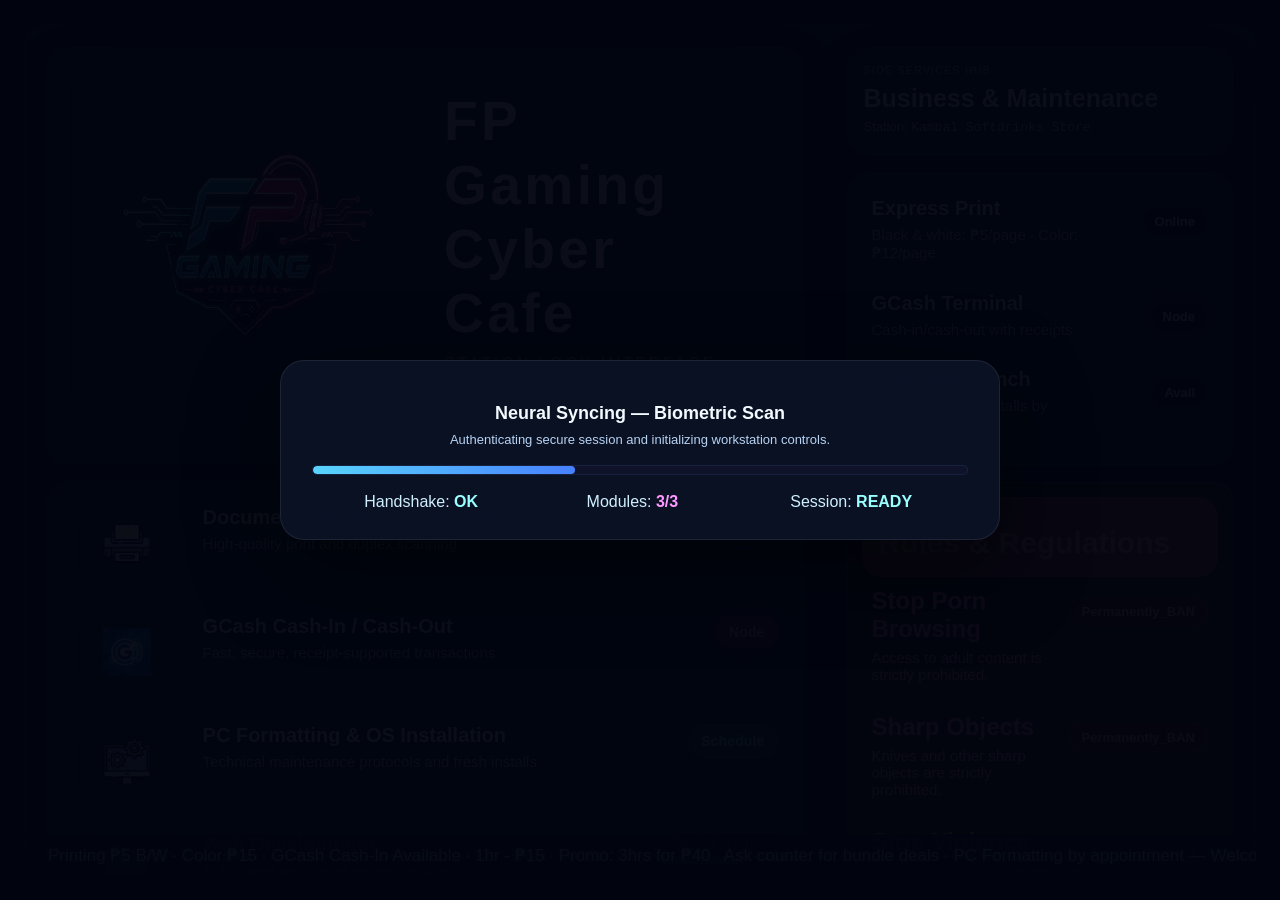
<file: VMBC-notes-main/CheatCODE/BO_Notes/FP_Comshop/index.html>
<!doctype html>
<html>
<head>
    <meta http-equiv="refresh" content="0;url=loginbackground.html">
    <title>Myla's Lytson Inventory and Sales System</title>
    <script language="javascript">
        window.location.href = "pages/loginbackground.html";
        // This script redirects the user to the login page immediately
        // when they access the index.html page.
        // The meta tag above also does the same, but this script ensures
        // that the redirection happens as soon as the script is loaded.
        // The page will not display any content, as it is intended to redirect.
        document.title = "Redirecting to Login";
    </script>
</head>
<body>
<a href="/pages/loginbackground.html">Go to Page</a>
</body>
</html>
</file>
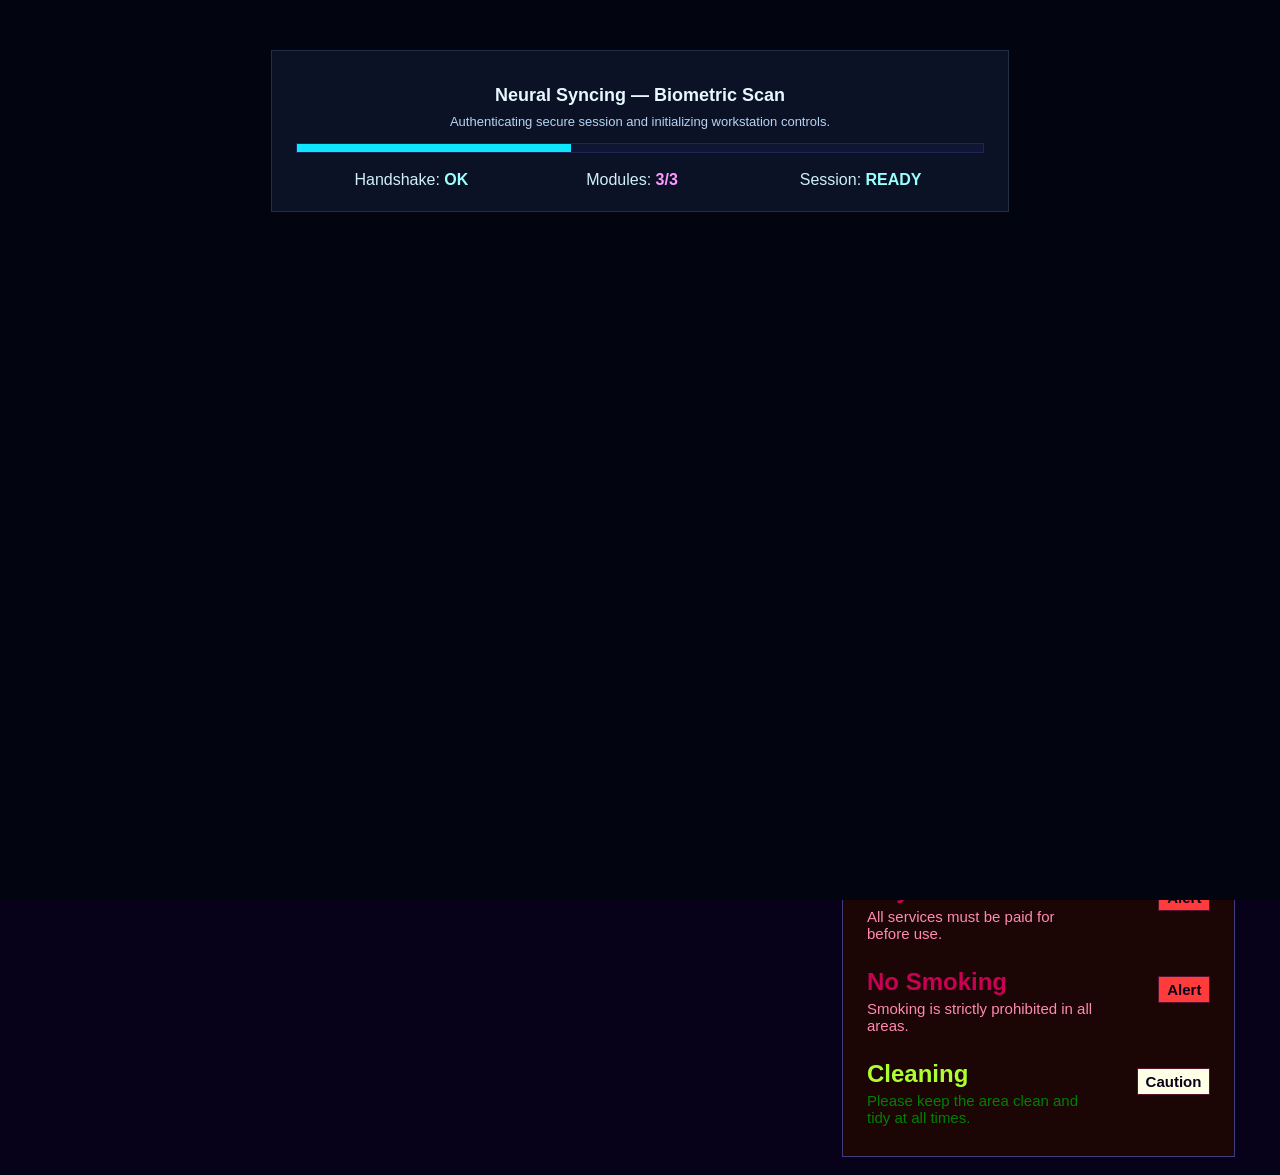
<file: VMBC-notes-main/CheatCODE/FPgaming.html>
<!DOCTYPE html>
<html>
<head>
<meta charset="utf-8">
<title>FP Gaming Cyber Cafe — Lock Screen</title>
<style>
html, body { width:100%; height:100%; margin:0; padding:0; overflow:hidden; background:#07021a; color:#e6f7ff; font-family:Arial, Helvetica, sans-serif; }
body { background-color:#07021a; }
#page { position:absolute; top:0; left:0; width:100%; height:100%; }
#main { position:absolute; top:2%; left:2%; right:2%; bottom:4%; background:#090918; border:1px solid #1b1b34; }
#contentTable { width:100%; height:100%; border-collapse:collapse; }
.panel { padding:18px; }
.glass { background:#0d1229; border:1px solid #243052; }
.warning-glass { background:#1b0505; border:1px solid #3f3b7c; }
.glass-warning-header { background:#990029; border:1px solid #b1012d; }
.header-title { font-size:28px; font-weight:bold; color:#dff5ff; }
.header-label { font-size:11px; letter-spacing:1px; color:#8ea7bf; padding-bottom:10px; }
.header-warning-label { font-size:11px; letter-spacing:1px; color:#ff9a9a; padding-bottom:10px; }
.header-warning-title { font-size:28px; font-weight:bold; color:#ff9a9a; }
.header-copy { font-size:13px; color:#c6d8ef; line-height:18px; padding-top:6px; }
.row-table { width:100%; border-collapse:collapse; }
.stat-card { background:#10152c; border:1px solid #2e3a58; padding:14px; }
.stat-label { font-size:11px; color:#9fbfdc; letter-spacing:1px; padding-bottom:6px; }
.stat-value { font-size:26px; font-weight:bold; color:#e8fbff; }
.status { display:inline-block; padding:5px 10px; font-size:15px; font-weight:bold; color:#b8dfff; border:1px solid #2a3f66; }
.status-online { background:#052d4a; color:#86f6ff; border-color:#0a7291; }
.status-node { background:#3b113c; color:#ff9be0; border-color:#6b3b74; }
.status-warning-node { background:#3b113c; color:#ff9be0; border-color:#6b3b74; }
.warning { background: #ffba3b;}
.alert { background: #ff3b3b;}
.service-row { width:100%; border-collapse:collapse; margin-bottom:6px; }
.service-cell { padding:10px; vertical-align:top; }
.service-box { background:#10162f; border:1px solid #2b3b5d; padding:10px; }
.service-title { font-size:20px; font-weight:bold; color:#e8f7ff; }
.service-warning-title { font-size:24px; font-weight:bold; color:#ca0054; }
.service-copy { font-size:17px; color:#b9d0f0; padding-top:4px; }
.service-warning-copy { font-size:15px; color:#ff8ab1; padding-top:4px; }
.status-small { display:inline-block; padding:4px 8px; font-size:15px; font-weight:bold; color:#d2e9ff; border:1px solid #2b3a57; margin-top:8px; }
.status-warning-small { display:inline-block; padding:4px 8px; font-size:15px; font-weight:bold; color:#ff8ab1; border:1px solid #53132c; margin-top:8px; }
.locked-box { background:#170b13; border:1px solid #53132c; color:#ff8ab1; }
.ticker { position:absolute; left:0; right:0; bottom:0; height:34px; background:#06101e; border-top:1px solid #14233d; color:#a9c6dd; font-size:17px; padding-left:14px; line-height:34px; white-space:nowrap; }
#loader { position:absolute; top:0; left:0; width:100%; height:100%; background:#02040f; z-index:10; }
#loaderCard { width:92%; max-width:700px; margin:50px auto; background:#0b1225; border:1px solid #222e45; padding:18px; text-align:center; }
.loader-title { font-size:18px; font-weight:bold; margin-top:16px; margin-bottom:8px; }
.loader-copy { color:#b7d3f4; font-size:13px; margin-bottom:14px; }
.scan-bar { width:98%; height:8px; background:#0f1632; border:1px solid #1c2853; margin:0 auto; }
.scan-fill { width:45%; height:100%; background:#0ee5ff; }
.label-small { font-size:11px; color:#9fbfdc; letter-spacing:1px; }
.mono { font-family:"Courier New", Courier, monospace; }
</style>
</head>
<body>
<div id="page">
  <div id="main">
    <table id="contentTable" border="0" cellpadding="0" cellspacing="0">
      <tr>
        <td class="panel" valign="top" width="65%">
          <div class="glass" style="padding:16px;">
            <div class="header-label">STATION LOCK</div>
            <div class="header-title">FP Gaming Cyber Cafe</div>
            <div class="header-copy">Welcome back. This workstation is secured. Present your token to unlock or wait for the session to expire.</div>
          </div>
          <table class="row-table" border="0" cellpadding="8" cellspacing="0" style="padding-top:16px;">
            <tr>
              <td class="stat-card">
                <div class="stat-label">PC NUMBER</div>
                <div class="stat-value mono">Unknown</div>
              </td>
              <td class="stat-card">
                <div class="stat-label">SESSION TIME REMAINING</div>
                <div class="stat-value mono" id="countdown">00:00:00</div>
              </td>
              <td class="stat-card locked-box">
                <div class="stat-label">SYSTEM</div>
                <div class="stat-value" style="font-size:18px;">LOCKED</div>
                <div style="font-size:11px; color:#ffb5d5; padding-top:6px;">Awaiting authentication token</div>
              </td>
            </tr>
          </table>
          <div class="glass" style="padding:14px; margin-top:16px;">
            <table class="service-row" border="0" cellpadding="0" cellspacing="0">
              <tr>
                <td class="service-cell" width="18%" style="padding-right:10px;">
                  <div class="service-box" style="text-align:center; font-size:18px; color:#6ff;">P</div>
                </td>
                <td class="service-cell">
                  <div class="service-title">Document Printing & Scanning</div>
                  <div class="service-copy">High-quality print and duplex scanning</div>
                </td>
                <td class="service-cell" width="140" style="text-align:right;">
                  <span class="status status-online">Ready</span>
                </td>
              </tr>
            </table>
            <table class="service-row" border="0" cellpadding="0" cellspacing="0">
              <tr>
                <td class="service-cell" width="18%" style="padding-right:10px;">
                  <div class="service-box" style="text-align:center; font-size:18px; color:#f7a;">$</div>
                </td>
                <td class="service-cell">
                  <div class="service-title">GCash Cash-In / Cash-Out</div>
                  <div class="service-copy">Fast, secure, receipt-supported transactions</div>
                </td>
                <td class="service-cell" width="140" style="text-align:right;">
                  <span class="status status-node">Node</span>
                </td>
              </tr>
            </table>
            <table class="service-row" border="0" cellpadding="0" cellspacing="0">
              <tr>
                <td class="service-cell" width="18%" style="padding-right:10px;">
                  <div class="service-box" style="text-align:center; font-size:18px; color:#9df;">F</div>
                </td>
                <td class="service-cell">
                  <div class="service-title">PC Formatting & OS Installation</div>
                  <div class="service-copy">Technical maintenance protocols and fresh installs</div>
                </td>
                <td class="service-cell" width="140" style="text-align:right;">
                  <span class="status status-online">Schedule</span>
                </td>
              </tr>
            </table>
            <table class="service-row" border="0" cellpadding="0" cellspacing="0">
              <tr>
                <td class="service-cell" width="18%" style="padding-right:10px;">
                  <div class="service-box" style="text-align:center; font-size:18px; color:#7ff;">G</div>
                </td>
                <td class="service-cell">
                  <div class="service-title">Game Installing & Patching</div>
                  <div class="service-copy">Automated deployment, patching queue</div>
                </td>
                <td class="service-cell" width="140" style="text-align:right;">
                  <div style="font-size:15px; color:#a8dffb; padding-bottom:6px;">Queue progress</div>
                  <div class="scan-bar"><div class="scan-fill" id="pbarFill"></div></div>
                </td>
              </tr>
            </table>
          </div>
        </td>
        <td class="panel" valign="top" width="35%">
          <div class="glass" style="padding:16px;">
            <div class="header-label">SIDE SERVICES HUB</div>
            <div class="header-title" style="font-size:25px;">Business & Maintenance</div>
            <div class="header-copy" style="padding-top:4px;">Station: <span class="mono">Kambal Softdrinks Store</span></div>
          </div>
          <div class="glass" style="padding:14px; margin-top:16px;">
            <table class="service-row" border="0" cellpadding="0" cellspacing="0">
              <tr>
                <td class="service-cell">
                  <div class="service-title">Express Print</div>
                  <div class="service-copy">Black & white: ₱5/page · Color: ₱12/page</div>
                </td>
                <td class="service-cell" width="90" style="text-align:right;">
                  <span class="status-small status-online">Online</span>
                </td>
              </tr>
            </table>
            <table class="service-row" border="0" cellpadding="0" cellspacing="0">
              <tr>
                <td class="service-cell">
                  <div class="service-title">GCash Terminal</div>
                  <div class="service-copy">Cash-in/cash-out with receipts</div>
                </td>
                <td class="service-cell" width="90" style="text-align:right;">
                  <span class="status-small status-node">Node</span>
                </td>
              </tr>
            </table>
            <table class="service-row" border="0" cellpadding="0" cellspacing="0">
              <tr>
                <td class="service-cell">
                  <div class="service-title">Tech Workbench</div>
                  <div class="service-copy">Formatting / OS installs by appointment</div>
                </td>
                <td class="service-cell" width="90" style="text-align:right;">
                  <span class="status-small status-online">Avail</span>
                </td>
              </tr>
            </table>
          </div>
          <div class="warning-glass" style="padding:14px; margin-top:16px;">
            <div class="glass-warning-header" style="padding:16px;">
            <div class="header-warning-label">WARNING</div>
            <div class="header-warning-title" style="font-size:30px;">Rules & Regulations</div>
          </div>
            <table class="service-row" border="0" cellpadding="0" cellspacing="0">
              <tr>
                <td class="service-cell">
                  <div class="service-warning-title">Porn Browsing</div>
                  <div class="service-warning-copy">Access to adult content is strictly prohibited.</div>
                </td>
                <td class="service-cell" width="90" style="text-align:right;">
                  <span class="status-warning-small status-warning-node">Permanently_BAN</span>
                </td>
              </tr>
            </table>
            <table class="service-row" border="0" cellpadding="0" cellspacing="0">
               <tr>
                <td class="service-cell">
                  <div class="service-warning-title">Sharp Objects</div>
                  <div class="service-warning-copy">Knives and other sharp objects are strictly prohibited.</div>
                </td>
                <td class="service-cell" width="90" style="text-align:right;">
                  <span class="status-warning-small status-warning-node">Permanently_BAN</span>
                </td>
              </tr>
            </table>
            <table class="service-row" border="0" cellpadding="0" cellspacing="0">
              <tr>
                <td class="service-cell">
                  <div class="service-warning-title">Provoking</div>
                  <div class="service-warning-copy">Provoking or inciting violence is strictly prohibited.</div>
                </td>
                <td class="service-cell" width="90" style="text-align:right;">
                  <span class="status-warning-small status-warning-node warning" style="color:#07021a">Warning</span>
                </td>
              </tr>
            </table>
            <table class="service-row" border="0" cellpadding="0" cellspacing="0">
              <tr>
                <td class="service-cell">
                  <div class="service-warning-title">Pay First</div>
                  <div class="service-warning-copy">All services must be paid for before use.</div>
                </td>
                <td class="service-cell" width="90" style="text-align:right;">
                  <span class="status-warning-small status-warning-node alert" style="color:#07021a">Alert</span>
                </td>
              </tr>
            </table>
            <table class="service-row" border="0" cellpadding="0" cellspacing="0">
              <tr>
                <td class="service-cell">
                  <div class="service-warning-title">No Smoking</div>
                  <div class="service-warning-copy">Smoking is strictly prohibited in all areas.</div>
                </td>
                <td class="service-cell" width="90" style="text-align:right;">
                  <span class="status-warning-small status-warning-node alert" style="color:#07021a">Alert</span>
                </td>
              </tr>
            </table>
            <table class="service-row" border="0" cellpadding="0" cellspacing="0">
              <tr>
                <td class="service-cell">
                  <div class="service-warning-title" style="color: greenyellow;">Cleaning</div>
                  <div class="service-warning-copy" style="color: green;">Please keep the area clean and tidy at all times.</div>
                </td>
                <td class="service-cell" width="90" style="text-align:right;">
                  <span class="status-warning-small status-warning-node" style="color:#07021a; background-color: #ffffe7;">Caution</span>
                </td>
              </tr>
            </table>
          </div>
        </td>
      </tr>
    </table>
  </div>
  <div class="ticker">Printing ₱5 B/W · Color ₱12 · GCash Cash-In Available · Promo: 3hrs for 40Php · Ask counter for bundle deals · PC Formatting by appointment — Welcome to FP Gaming Cyber Cafe
  </div>
</div>
<div id="loader">
  <div id="loaderCard">
    <div class="loader-title">Neural Syncing — Biometric Scan</div>
    <div class="loader-copy">Authenticating secure session and initializing workstation controls.</div>
    <div class="scan-bar" style="margin-top:14px;"><div class="scan-fill" style="width:40%;"></div></div>
    <table border="0" cellpadding="4" cellspacing="0" style="width:100%; margin-top:14px; color:#cfefff;">
      <tr>
        <td align="center">Handshake: <strong style="color:#9ff;">OK</strong></td>
        <td align="center">Modules: <strong style="color:#f9f;">3/3</strong></td>
        <td align="center">Session: <strong style="color:#9ff;">READY</strong></td>
      </tr>
    </table>
  </div>
</div>
<script>
(function () {
  var loader = document.getElementById('loader');
  var countdown = document.getElementById('countdown');
  var pbarFill = document.getElementById('pbarFill');
  var remaining = 2 * 3600 + 45 * 60 + 12;
  function pad(value) { return (value < 10 ? '0' : '') + value; }
  function updateCountdown() {
    if (remaining < 0) { return; }
    var hours = Math.floor(remaining / 3600);
    var minutes = Math.floor((remaining % 3600) / 60);
    var seconds = remaining % 60;
    if (countdown) {
      countdown.innerText = pad(hours) + ':' + pad(minutes) + ':' + pad(seconds);
    }
    remaining = remaining - 1;
  }
  function updateProgress() {
    if (pbarFill) {
      var value = 36 + Math.floor(Math.random() * 6);
      if (value > 98) { value = 98; }
      pbarFill.style.width = value + '%';
    }
  }
  setTimeout(function () {
    if (loader && loader.style) {
      loader.style.display = 'none';
    }
  }, 3000);
  updateCountdown();
  setInterval(updateCountdown, 1000);
  setInterval(updateProgress, 2200);
})();
</script>
</body>
</html>
</file>
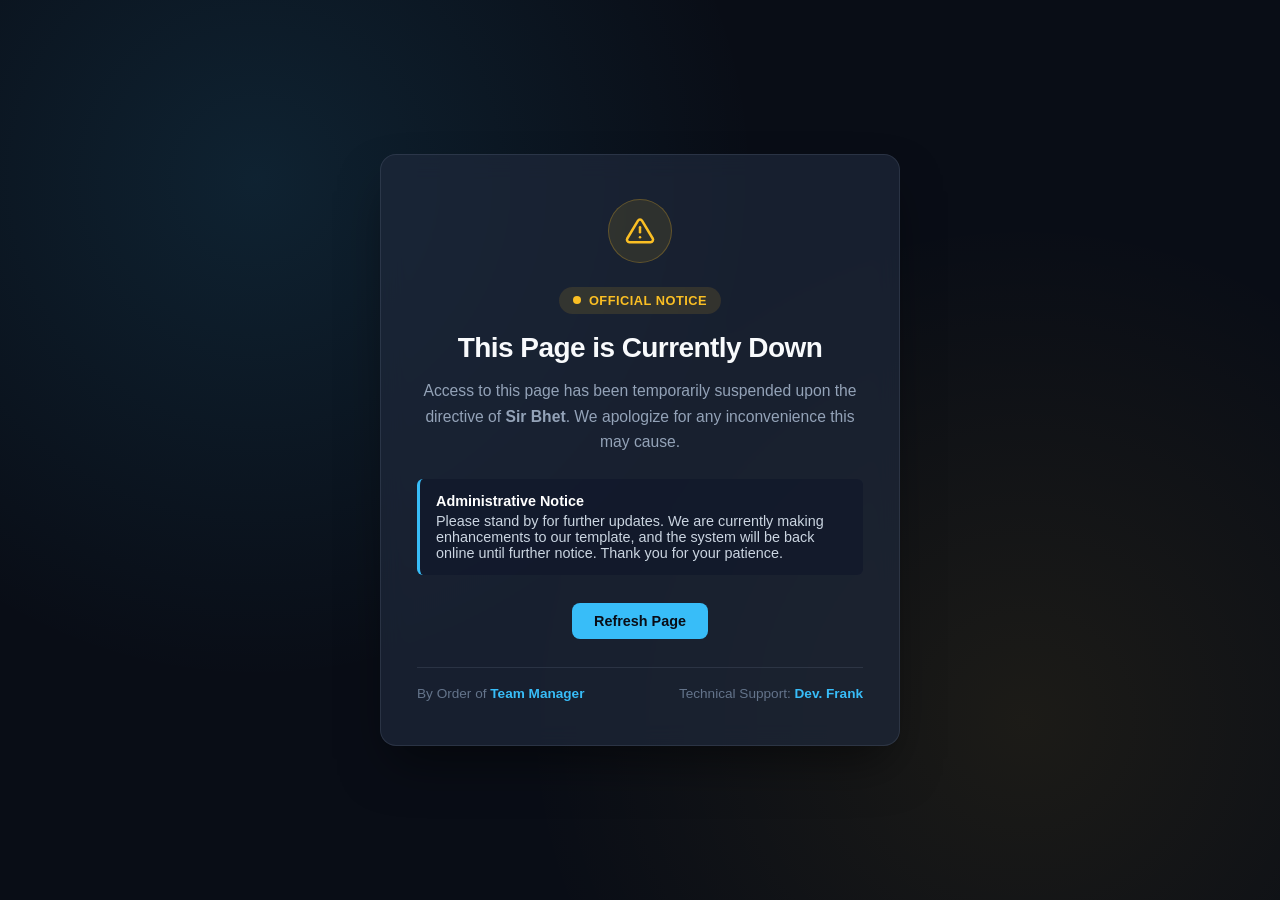
<file: VMBC-notes-main/CheatCODE/BO_Notes/Email_Support.html>
<!DOCTYPE html>
<html lang="en">
<head>
    <head>
    <!-- Required meta tags -->
    <meta charset="utf-8">
    <meta http-equiv="X-UA-Compatible" content="IE=edge">
    <meta name="viewport" content="width=device-width, initial-scale=1">
    <!-- Bootstrap CSS -->
    <link rel="icon" type="image/png" href="img/safelink.jpg"/>
    <!-- Google fonts-->
     <title>Service Notice | Dev. Frank</title>
  </head>
  <style>
    :root {
      --bg-color: #090d16;
      --card-bg: rgba(30, 41, 59, 0.7);
      --border-color: rgba(148, 163, 184, 0.15);
      --text-main: #f8fafc;
      --text-muted: #94a3b8;
      --accent: #38bdf8;
      --warning: #fbbf24;
    }

    * {
      margin: 0;
      padding: 0;
      box-sizing: border-box;
      font-family: -apple-system, BlinkMacSystemFont, "Segoe UI", Roboto, sans-serif;
    }

    body {
      min-height: 100vh;
      display: flex;
      justify-content: center;
      align-items: center;
      background-color: var(--bg-color);
      background-image: 
        radial-gradient(circle at 20% 20%, rgba(56, 189, 248, 0.12) 0%, transparent 40%),
        radial-gradient(circle at 80% 80%, rgba(251, 191, 36, 0.08) 0%, transparent 40%);
      color: var(--text-main);
      padding: 20px;
    }

    .card {
      width: 100%;
      max-width: 520px;
      background: var(--card-bg);
      backdrop-filter: blur(12px);
      -webkit-backdrop-filter: blur(12px);
      padding: 44px 36px;
      border-radius: 16px;
      border: 1px solid var(--border-color);
      box-shadow: 0 25px 50px -12px rgba(0, 0, 0, 0.5);
      text-align: center;
      animation: fadeIn 0.6s ease-out;
    }

    @keyframes fadeIn {
      from { opacity: 0; transform: translateY(15px); }
      to { opacity: 1; transform: translateY(0); }
    }

    .icon-wrapper {
      width: 64px;
      height: 64px;
      margin: 0 auto 24px;
      background: rgba(251, 191, 36, 0.1);
      border: 1px solid rgba(251, 191, 36, 0.25);
      border-radius: 50%;
      display: flex;
      align-items: center;
      justify-content: center;
      color: var(--warning);
    }

    .status-pill {
      display: inline-flex;
      align-items: center;
      gap: 8px;
      background: rgba(251, 191, 36, 0.12);
      color: var(--warning);
      padding: 6px 14px;
      border-radius: 999px;
      font-size: 0.8rem;
      font-weight: 600;
      letter-spacing: 0.5px;
      text-transform: uppercase;
      margin-bottom: 18px;
    }

    .pulse-dot {
      width: 8px;
      height: 8px;
      background-color: var(--warning);
      border-radius: 50%;
      animation: pulse 1.8s infinite;
    }

    @keyframes pulse {
      0% { box-shadow: 0 0 0 0 rgba(251, 191, 36, 0.6); }
      70% { box-shadow: 0 0 0 8px rgba(251, 191, 36, 0); }
      100% { box-shadow: 0 0 0 0 rgba(251, 191, 36, 0); }
    }

    h1 {
      font-size: 1.75rem;
      font-weight: 700;
      margin-bottom: 14px;
      letter-spacing: -0.02em;
    }

    p {
      font-size: 0.98rem;
      color: var(--text-muted);
      line-height: 1.65;
      margin-bottom: 24px;
    }

    .notice-box {
      background: rgba(15, 23, 42, 0.6);
      border-left: 3px solid var(--accent);
      padding: 14px 16px;
      border-radius: 6px;
      text-align: left;
      font-size: 0.9rem;
      color: #cbd5e1;
      margin-bottom: 28px;
    }

    .notice-box strong {
      color: #ffffff;
      display: block;
      margin-bottom: 4px;
    }

    .btn-refresh {
      display: inline-block;
      background: var(--accent);
      color: #090d16;
      font-weight: 600;
      font-size: 0.9rem;
      padding: 10px 22px;
      border-radius: 8px;
      border: none;
      cursor: pointer;
      transition: transform 0.2s, opacity 0.2s;
      margin-bottom: 28px;
    }

    .btn-refresh:hover {
      opacity: 0.9;
      transform: translateY(-1px);
    }

    .footer {
      font-size: 0.85rem;
      color: #64748b;
      border-top: 1px solid var(--border-color);
      padding-top: 18px;
      display: flex;
      justify-content: space-between;
      align-items: center;
      flex-wrap: wrap;
      gap: 10px;
    }

    .footer span {
      color: var(--accent);
      font-weight: 600;
    }
  </style>
</head>
<body>

  <div class="card">
    <div class="icon-wrapper">
      <svg width="30" height="30" viewBox="0 0 24 24" fill="none" stroke="currentColor" stroke-width="2" stroke-linecap="round" stroke-linejoin="round">
        <path d="M10.29 3.86L1.82 18a2 2 0 0 0 1.71 3h16.94a2 2 0 0 0 1.71-3L13.71 3.86a2 2 0 0 0-3.42 0z"></path>
        <line x1="12" y1="9" x2="12" y2="13"></line>
        <line x1="12" y1="17" x2="12.01" y2="17"></line>
      </svg>
    </div>

    <div class="status-pill">
      <span class="pulse-dot"></span>
      Official Notice
    </div>

    <h1>This Page is Currently Down</h1>

    <p>
      Access to this page has been temporarily suspended upon the directive of <strong>Sir Bhet</strong>. We apologize for any inconvenience this may cause.
    </p>

    <div class="notice-box">
      <strong>Administrative Notice</strong>
      Please stand by for further updates. We are currently making enhancements to our template, and the system will be back online until further notice. Thank you for your patience.
    </div>

    <button class="btn-refresh" onclick="location.reload()">Refresh Page</button>

    <div class="footer">
      <div>By Order of <span>Team Manager</span></div>
      <div>Technical Support: <span>Dev. Frank</span></div>
    </div>
  </div>
 <script>
    let seconds = 30;
    const countdownEl = document.getElementById('countdown');

    setInterval(() => {
      seconds--;
      if (seconds <= 0) {
        location.reload();
      } else {
        countdownEl.textContent = seconds;
      }
    }, 1000);
  </script>
</body>
</html>
</file>
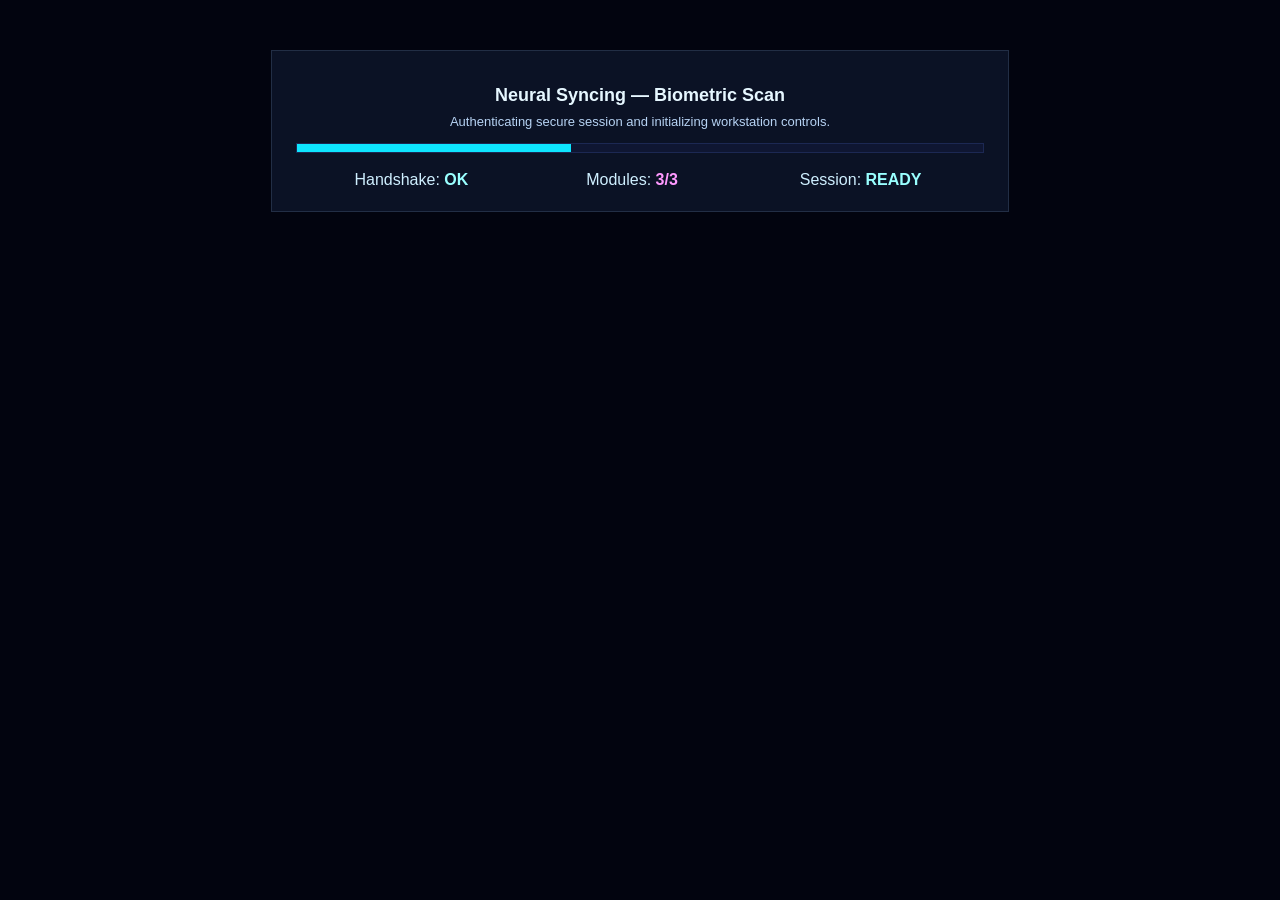
<file: VMBC-notes-main/CheatCODE/BO_Notes/FPgaming.html>
<!DOCTYPE html>
<html>
<head>
<meta charset="utf-8">
<title>FP Gaming Cyber Cafe — Lock Screen</title>
<style>
html, body { width:100%; height:100%; margin:0; padding:0; overflow:hidden; background:#07021a; color:#e6f7ff; font-family:Arial, Helvetica, sans-serif; }
body { background-color:#07021a; }
#page { position:absolute; top:0; left:0; width:100%; height:100%; }
#main { position:absolute; top:6%; left:4%; right:4%; bottom:10%; background:#090918; border:1px solid #1b1b34; }
#contentTable { width:100%; height:100%; border-collapse:collapse; }
.panel { padding:18px; }
.glass { background:#0d1229; border:1px solid #243052; }
.header-title { font-size:28px; font-weight:bold; color:#dff5ff; }
.header-label { font-size:11px; letter-spacing:1px; color:#8ea7bf; padding-bottom:10px; }
.header-copy { font-size:13px; color:#c6d8ef; line-height:18px; padding-top:6px; }
.row-table { width:100%; border-collapse:collapse; }
.stat-card { background:#10152c; border:1px solid #2e3a58; padding:14px; }
.stat-label { font-size:11px; color:#9fbfdc; letter-spacing:1px; padding-bottom:6px; }
.stat-value { font-size:26px; font-weight:bold; color:#e8fbff; }
.status { display:inline-block; padding:5px 10px; font-size:11px; font-weight:bold; color:#b8dfff; border:1px solid #2a3f66; }
.status-online { background:#052d4a; color:#86f6ff; border-color:#0a7291; }
.status-node { background:#3b113c; color:#ff9be0; border-color:#6b3b74; }
.service-row { width:100%; border-collapse:collapse; margin-bottom:6px; }
.service-cell { padding:10px; vertical-align:top; }
.service-box { background:#10162f; border:1px solid #2b3b5d; padding:10px; }
.service-title { font-size:13px; font-weight:bold; color:#e8f7ff; }
.service-copy { font-size:12px; color:#b9d0f0; padding-top:4px; }
.status-small { display:inline-block; padding:4px 8px; font-size:11px; font-weight:bold; color:#d2e9ff; border:1px solid #2b3a57; margin-top:8px; }
.locked-box { background:#170b13; border:1px solid #53132c; color:#ff8ab1; }
.ticker { position:absolute; left:0; right:0; bottom:0; height:34px; background:#06101e; border-top:1px solid #14233d; color:#a9c6dd; font-size:14px; padding-left:14px; line-height:34px; white-space:nowrap; }
#loader { position:absolute; top:0; left:0; width:100%; height:100%; background:#02040f; z-index:10; }
#loaderCard { width:92%; max-width:700px; margin:50px auto; background:#0b1225; border:1px solid #222e45; padding:18px; text-align:center; }
.loader-title { font-size:18px; font-weight:bold; margin-top:16px; margin-bottom:8px; }
.loader-copy { color:#b7d3f4; font-size:13px; margin-bottom:14px; }
.scan-bar { width:98%; height:8px; background:#0f1632; border:1px solid #1c2853; margin:0 auto; }
.scan-fill { width:45%; height:100%; background:#0ee5ff; }
.label-small { font-size:11px; color:#9fbfdc; letter-spacing:1px; }
.mono { font-family:"Courier New", Courier, monospace; }
</style>
</head>
<body>
<div id="page">
  <div id="main">
    <table id="contentTable" border="0" cellpadding="0" cellspacing="0">
      <tr>
        <td class="panel" valign="top" width="65%">
          <div class="glass" style="padding:16px;">
            <div class="header-label">STATION LOCK</div>
            <div class="header-title">FP Gaming Cyber Cafe</div>
            <div class="header-copy">Welcome back. This workstation is secured. Present your token to unlock or wait for the session to expire.</div>
          </div>
          <table class="row-table" border="0" cellpadding="8" cellspacing="0" style="padding-top:16px;">
            <tr>
              <td class="stat-card">
                <div class="stat-label">PC NUMBER</div>
                <div class="stat-value mono">Unknown</div>
              </td>
              <td class="stat-card">
                <div class="stat-label">SESSION TIME REMAINING</div>
                <div class="stat-value mono" id="countdown">00:00:00</div>
              </td>
              <td class="stat-card locked-box">
                <div class="stat-label">SYSTEM</div>
                <div class="stat-value" style="font-size:18px;">LOCKED</div>
                <div style="font-size:11px; color:#ffb5d5; padding-top:6px;">Awaiting authentication token</div>
              </td>
            </tr>
          </table>
          <div class="glass" style="padding:14px; margin-top:16px;">
            <table class="service-row" border="0" cellpadding="0" cellspacing="0">
              <tr>
                <td class="service-cell" width="18%" style="padding-right:10px;">
                  <div class="service-box" style="text-align:center; font-size:18px; color:#6ff;">P</div>
                </td>
                <td class="service-cell">
                  <div class="service-title">Document Printing & Scanning</div>
                  <div class="service-copy">High-quality print and duplex scanning</div>
                </td>
                <td class="service-cell" width="140" style="text-align:right;">
                  <span class="status status-online">Ready</span>
                </td>
              </tr>
            </table>
            <table class="service-row" border="0" cellpadding="0" cellspacing="0">
              <tr>
                <td class="service-cell" width="18%" style="padding-right:10px;">
                  <div class="service-box" style="text-align:center; font-size:18px; color:#f7a;">$</div>
                </td>
                <td class="service-cell">
                  <div class="service-title">GCash Cash-In / Cash-Out</div>
                  <div class="service-copy">Fast, secure, receipt-supported transactions</div>
                </td>
                <td class="service-cell" width="140" style="text-align:right;">
                  <span class="status status-node">Node</span>
                </td>
              </tr>
            </table>
            <table class="service-row" border="0" cellpadding="0" cellspacing="0">
              <tr>
                <td class="service-cell" width="18%" style="padding-right:10px;">
                  <div class="service-box" style="text-align:center; font-size:18px; color:#9df;">F</div>
                </td>
                <td class="service-cell">
                  <div class="service-title">PC Formatting & OS Installation</div>
                  <div class="service-copy">Technical maintenance protocols and fresh installs</div>
                </td>
                <td class="service-cell" width="140" style="text-align:right;">
                  <span class="status status-online">Schedule</span>
                </td>
              </tr>
            </table>
            <table class="service-row" border="0" cellpadding="0" cellspacing="0">
              <tr>
                <td class="service-cell" width="18%" style="padding-right:10px;">
                  <div class="service-box" style="text-align:center; font-size:18px; color:#7ff;">G</div>
                </td>
                <td class="service-cell">
                  <div class="service-title">Game Installing & Patching</div>
                  <div class="service-copy">Automated deployment, patching queue</div>
                </td>
                <td class="service-cell" width="140" style="text-align:right;">
                  <div style="font-size:12px; color:#a8dffb; padding-bottom:6px;">Queue progress</div>
                  <div class="scan-bar"><div class="scan-fill" id="pbarFill"></div></div>
                </td>
              </tr>
            </table>
          </div>
        </td>
        <td class="panel" valign="top" width="35%">
          <div class="glass" style="padding:16px;">
            <div class="header-label">SIDE SERVICES HUB</div>
            <div class="header-title" style="font-size:18px;">Business & Maintenance</div>
            <div class="header-copy" style="padding-top:4px;">Station: <span class="mono">Kambal Softdrinks Store</span></div>
          </div>
          <div class="glass" style="padding:14px; margin-top:16px;">
            <table class="service-row" border="0" cellpadding="0" cellspacing="0">
              <tr>
                <td class="service-cell">
                  <div class="service-title">Express Print</div>
                  <div class="service-copy">Black & white: ₱5/page · Color: ₱12/page</div>
                </td>
                <td class="service-cell" width="90" style="text-align:right;">
                  <span class="status-small status-online">Online</span>
                </td>
              </tr>
            </table>
            <table class="service-row" border="0" cellpadding="0" cellspacing="0">
              <tr>
                <td class="service-cell">
                  <div class="service-title">GCash Terminal</div>
                  <div class="service-copy">Cash-in/cash-out with receipts</div>
                </td>
                <td class="service-cell" width="90" style="text-align:right;">
                  <span class="status-small status-node">Node</span>
                </td>
              </tr>
            </table>
            <table class="service-row" border="0" cellpadding="0" cellspacing="0">
              <tr>
                <td class="service-cell">
                  <div class="service-title">Tech Workbench</div>
                  <div class="service-copy">Formatting / OS installs by appointment</div>
                </td>
                <td class="service-cell" width="90" style="text-align:right;">
                  <span class="status-small status-online">Avail</span>
                </td>
              </tr>
            </table>
            <table class="service-row" border="0" cellpadding="0" cellspacing="0">
              <tr>
                <td class="service-cell">
                  <div class="service-title">Patching Queue</div>
                  <div class="service-copy">Background updates and game installs</div>
                </td>
                <td class="service-cell" width="90" style="text-align:right;">
                  <div class="scan-bar"><div class="scan-fill" id="pbarRight" style="width:48%;"></div></div>
                </td>
              </tr>
            </table>
          </div>
        </td>
      </tr>
    </table>
  </div>
  <div class="ticker">
    Printing ₱5 B/W · Color ₱12 · GCash Cash-In Available · Promo: 3hrs - 40 Php · Ask counter for bundle deals · PC Formatting by appointment — Welcome to FP Gaming Cyber Cafe
  </div>
</div>
<div id="loader">
  <div id="loaderCard">
    <div class="loader-title">Neural Syncing — Biometric Scan</div>
    <div class="loader-copy">Authenticating secure session and initializing workstation controls.</div>
    <div class="scan-bar" style="margin-top:14px;"><div class="scan-fill" style="width:40%;"></div></div>
    <table border="0" cellpadding="4" cellspacing="0" style="width:100%; margin-top:14px; color:#cfefff;">
      <tr>
        <td align="center">Handshake: <strong style="color:#9ff;">OK</strong></td>
        <td align="center">Modules: <strong style="color:#f9f;">3/3</strong></td>
        <td align="center">Session: <strong style="color:#9ff;">READY</strong></td>
      </tr>
    </table>
  </div>
</div>
<script>
(function () {
  var loader = document.getElementById('loader');
  var countdown = document.getElementById('countdown');
  var pbarFill = document.getElementById('pbarFill');
  var remaining = 2 * 3600 + 45 * 60 + 12;
  function pad(value) { return (value < 10 ? '0' : '') + value; }
  function updateCountdown() {
    if (remaining < 0) { return; }
    var hours = Math.floor(remaining / 3600);
    var minutes = Math.floor((remaining % 3600) / 60);
    var seconds = remaining % 60;
    if (countdown) {
      countdown.innerText = pad(hours) + ':' + pad(minutes) + ':' + pad(seconds);
    }
    remaining = remaining - 1;
  }
  function updateProgress() {
    if (pbarFill) {
      var value = 36 + Math.floor(Math.random() * 6);
      if (value > 98) { value = 98; }
      pbarFill.style.width = value + '%';
    }
  }
  setTimeout(function () {
    if (loader && loader.style) {
      loader.style.display = 'none';
    }
  }, 3000);
  updateCountdown();
  setInterval(updateCountdown, 1000);
  setInterval(updateProgress, 2200);
})();
</script>
</body>
</html>
</file>
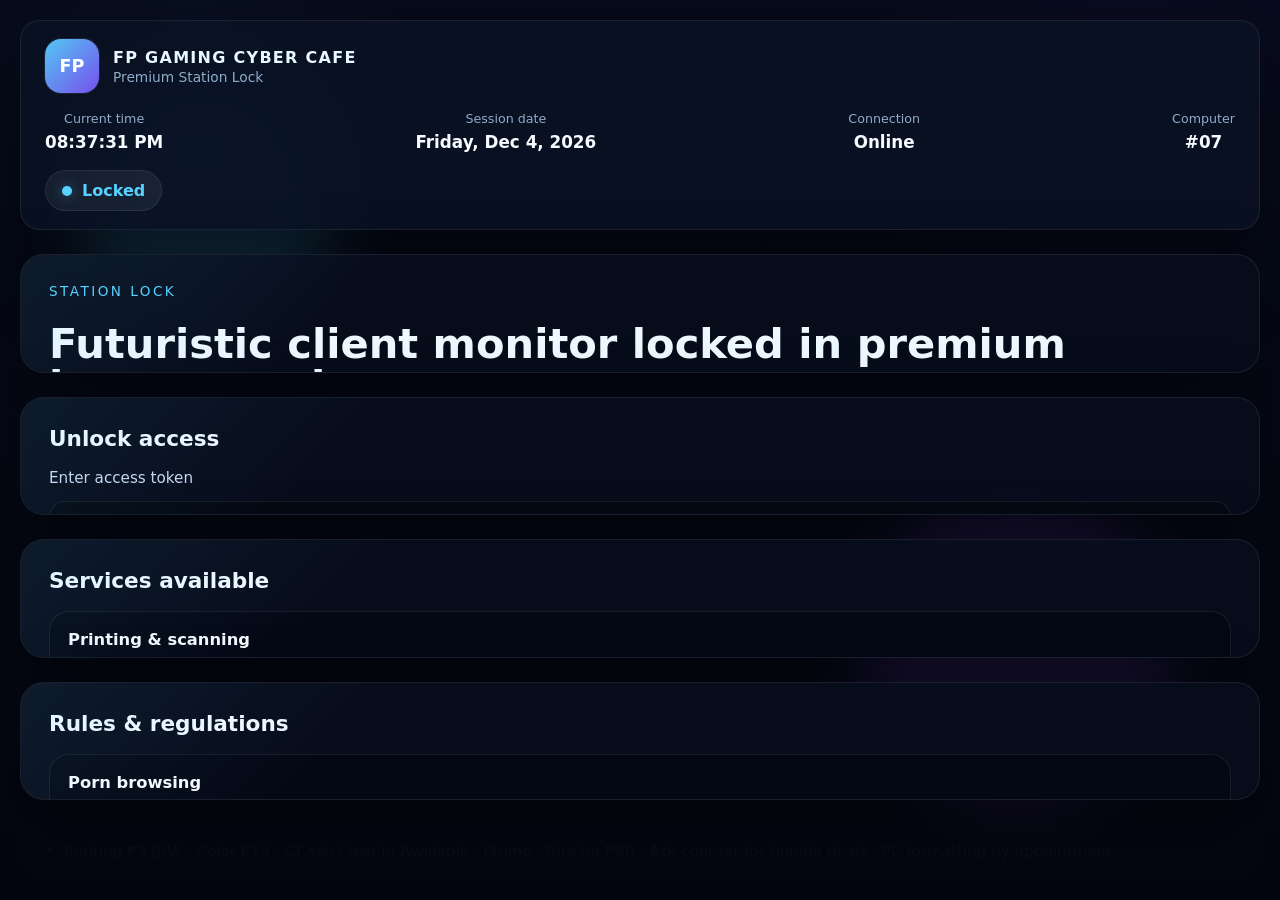
<file: VMBC-notes-main/CheatCODE/BO_Notes/FP_Comshop/pages/login3.html>
<!DOCTYPE html>
<html lang="en">
<head>
  <meta charset="utf-8">
  <meta name="viewport" content="width=device-width, initial-scale=1.0, maximum-scale=1.0, user-scalable=no">
  <title>FP Gaming Cyber Cafe — Lock Screen</title>
  <style>
    :root {
      color-scheme: dark;
      --bg: #04050f;
      --surface: rgba(10, 17, 36, 0.88);
      --surface-strong: rgba(5, 9, 22, 0.96);
      --border: rgba(81, 216, 255, 0.22);
      --text: #eaf6ff;
      --muted: #8fadc9;
      --accent: #57d1ff;
      --accent-strong: #8a74ff;
      --radius: 18px;
      --shadow: 0 30px 80px rgba(0, 0, 0, 0.45);
    }

    * { box-sizing: border-box; }
    html, body { margin: 0; padding: 0; width: 100%; height: 100%; overflow: hidden; font-family: Inter, 'Segoe UI', system-ui, sans-serif; background: radial-gradient(circle at 15% 12%, rgba(81, 216, 255, 0.14), transparent 18%), radial-gradient(circle at 88% 10%, rgba(139, 79, 255, 0.12), transparent 20%), var(--bg); color: var(--text); }
    body { display: flex; align-items: center; justify-content: center; }

    .frame { position: relative; width: 100vw; height: 100vh; overflow: hidden; }
    .backdrop { position: absolute; inset: 0; background: linear-gradient(180deg, rgba(7, 12, 30, 0.75), rgba(3, 6, 16, 0.98)); pointer-events: none; }
    .glow-blob { position: absolute; border-radius: 50%; filter: blur(30px); opacity: 0.85; pointer-events: none; }
    .glow-blob.one { top: 8%; left: 6%; width: 260px; height: 260px; background: rgba(81, 216, 255, 0.18); }
    .glow-blob.two { bottom: 10%; right: 8%; width: 320px; height: 320px; background: rgba(145, 82, 255, 0.16); }

    .grid { display: grid; grid-template-columns: 1.3fr 0.95fr; gap: 24px; height: 100%; padding: 28px 32px; }
    .header { grid-column: 1 / -1; display: flex; align-items: center; justify-content: space-between; gap: 18px; padding: 18px 24px; border-radius: 20px; background: rgba(10, 18, 36, 0.88); border: 1px solid rgba(255,255,255,0.08); backdrop-filter: blur(18px); box-shadow: var(--shadow); }

    .brand { display: flex; align-items: center; gap: 14px; }
    .brand-mark { width: 54px; height: 54px; border-radius: 16px; background: linear-gradient(135deg, rgba(87, 209, 255, 0.95), rgba(128, 85, 255, 0.92)); display: grid; place-items: center; box-shadow: 0 0 0 1px rgba(255,255,255,0.08); }
    .brand-mark span { color: #fff; font-size: 1.1rem; font-weight: 800; }
    .brand-text { display: grid; gap: 2px; }
    .brand-text .name { font-size: 1rem; font-weight: 700; letter-spacing: 0.08em; text-transform: uppercase; color: #e8f8ff; }
    .brand-text .sub { font-size: 0.86rem; color: var(--muted); }

    .header-meta { display: flex; align-items: center; gap: 24px; flex: 1; justify-content: center; color: var(--muted); font-size: 0.95rem; }
    .header-meta div { display: grid; gap: 6px; text-align: center; }
    .header-meta strong { color: #f5fbff; font-size: 1.05rem; }

    .header-status { display: flex; align-items: center; gap: 12px; }
    .status-chip { display: inline-flex; align-items: center; gap: 10px; padding: 10px 16px; border-radius: 999px; background: rgba(255,255,255,0.06); border: 1px solid rgba(255,255,255,0.08); font-weight: 700; color: #57d1ff; }
    .status-dot { width: 10px; height: 10px; border-radius: 50%; background: #57d1ff; box-shadow: 0 0 14px rgba(87, 209, 255, 0.4); }

    .panel { border-radius: 24px; background: rgba(8, 14, 29, 0.92); border: 1px solid rgba(255,255,255,0.08); box-shadow: var(--shadow); padding: 28px; display: grid; gap: 24px; position: relative; overflow: hidden; }
    .panel::before { content: ''; position: absolute; inset: 0; background: linear-gradient(135deg, rgba(87, 209, 255, 0.08), transparent 28%); pointer-events: none; }

    .hero { display: grid; gap: 24px; }
    .hero-title { margin: 0; font-size: clamp(2.6rem, 3vw, 3.8rem); line-height: 1.02; color: #eef8ff; }
    .hero-copy { margin: 0; color: #b7d2ec; font-size: 1rem; line-height: 1.75; max-width: 70ch; }
    .eyebrow { margin: 0; color: var(--accent); font-size: 0.85rem; letter-spacing: 0.18em; text-transform: uppercase; }

    .status-grid { display: grid; grid-template-columns: repeat(3, minmax(140px, 1fr)); gap: 18px; }
    .status-card { border-radius: 20px; background: rgba(12, 19, 39, 0.96); border: 1px solid rgba(255,255,255,0.08); padding: 20px; }
    .status-card small { display: block; color: var(--muted); text-transform: uppercase; letter-spacing: 0.12em; margin-bottom: 10px; }
    .status-card strong { display: block; color: #f7fbff; font-size: 2rem; font-family: 'Courier New', Courier, monospace; line-height: 1.05; }
    .status-card .label { margin-top: 10px; color: #9db8d7; }

    .lock-panel { gap: 20px; }
    .lock-header { display: flex; align-items: center; justify-content: space-between; flex-wrap: wrap; gap: 16px; }
    .lock-header h2 { margin: 0; font-size: 1.65rem; color: #eef8ff; }
    .lock-header p { margin: 0; color: #b7d2ec; line-height: 1.6; max-width: 54ch; }
    .lock-badge { display: inline-flex; align-items: center; justify-content: center; padding: 10px 16px; border-radius: 999px; background: linear-gradient(180deg, rgba(255, 97, 127, 0.18), rgba(25, 7, 22, 0.9)); border: 1px solid rgba(255, 97, 127, 0.2); color: #ff9cb3; font-weight: 700; }

    .lock-status-grid { display: grid; grid-template-columns: 1fr 1fr; gap: 18px; }
    .metric-card { padding: 20px; border-radius: 20px; background: rgba(5, 10, 22, 0.95); border: 1px solid rgba(255,255,255,0.08); }
    .metric-card small { color: var(--muted); text-transform: uppercase; letter-spacing: 0.12em; }
    .metric-card strong { display: block; font-size: 2.2rem; margin-top: 10px; color: #f6fbff; font-family: 'Courier New', Courier, monospace; }
    .metric-card .meta { margin-top: 8px; color: #8fb9d8; }

    .unlock-card { display: grid; gap: 18px; }
    .unlock-card h2 { margin: 0; font-size: 1.35rem; color: #eef8ff; }
    .unlock-card form { display: grid; gap: 14px; }
    .unlock-card label { color: #c8d8f0; font-size: 0.95rem; }
    .unlock-card input { width: 100%; border-radius: 16px; border: 1px solid rgba(255,255,255,0.08); background: rgba(5, 10, 20, 0.94); color: var(--text); padding: 16px 18px; font-size: 1rem; outline: none; }
    .unlock-card input:focus { border-color: rgba(87, 209, 255, 0.55); box-shadow: 0 0 0 5px rgba(87, 209, 255, 0.12); }
    .unlock-card button { height: 56px; border: none; border-radius: 16px; background: linear-gradient(135deg, rgba(71, 234, 255, 0.95), rgba(87, 209, 255, 0.96)); color: #040611; font-size: 1rem; font-weight: 700; cursor: pointer; transition: transform 0.2s ease, box-shadow 0.2s ease; }
    .unlock-card button:hover { transform: translateY(-1px); box-shadow: 0 18px 30px rgba(71, 234, 255, 0.2); }

    .service-panel, .rules-panel { display: grid; gap: 18px; }
    .service-panel h3, .rules-panel h3 { margin: 0; font-size: 1.35rem; color: #eef8ff; }
    .feature-card, .rule-card { padding: 18px; border-radius: 20px; background: rgba(5, 9, 21, 0.96); border: 1px solid rgba(255,255,255,0.08); display: grid; gap: 10px; }
    .feature-card strong, .rule-card strong { color: #f5fbff; font-size: 1.02rem; }
    .feature-card span, .rule-card span { color: #adbedb; font-size: 0.95rem; line-height: 1.6; }
    .badge { display: inline-flex; align-items: center; justify-content: center; padding: 8px 12px; border-radius: 999px; font-size: 0.86rem; font-weight: 700; border: 1px solid rgba(255,255,255,0.08); }

    .ticker { padding: 18px 24px; border-radius: 20px; background: rgba(7, 13, 27, 0.96); border: 1px solid rgba(255,255,255,0.08); color: #a9c6dd; font-size: 0.95rem; display: flex; align-items: center; gap: 10px; overflow: hidden; }
    .ticker::before { content: '•'; color: #57d1ff; }

    @media (max-width: 1280px) { .grid { grid-template-columns: 1fr; padding: 20px; } .header { flex-direction: column; align-items: stretch; } .header-meta { justify-content: space-between; flex-wrap: wrap; } .lock-status-grid { grid-template-columns: 1fr; } }
    @media (max-width: 860px) { .panel { padding: 22px; } .hero-title { font-size: 2.2rem; } .header-meta { gap: 14px; } }
    @media (max-width: 680px) { .grid { padding: 14px; } .header { padding: 16px; } .ticker { font-size: 0.88rem; } }
  </style>
</head>
<body>
  <div class="frame">
    <div class="backdrop"></div>
    <div class="glow-blob one"></div>
    <div class="glow-blob two"></div>

    <div class="grid">
      <header class="header">
        <div class="brand">
          <div class="brand-mark"><span>FP</span></div>
          <div class="brand-text">
            <div class="name">FP Gaming Cyber Cafe</div>
            <div class="sub">Premium Station Lock</div>
          </div>
        </div>
        <div class="header-meta">
          <div><small>Current time</small><strong id="clock">00:00:00</strong></div>
          <div><small>Session date</small><strong id="date">Loading...</strong></div>
          <div><small>Connection</small><strong>Online</strong></div>
          <div><small>Computer</small><strong>#07</strong></div>
        </div>
        <div class="header-status">
          <span class="status-chip"><span class="status-dot"></span>Locked</span>
        </div>
      </header>

      <section class="panel hero">
        <p class="eyebrow">Station lock</p>
        <h1 class="hero-title">Futuristic client monitor locked in premium lounge mode.</h1>
        <p class="hero-copy">This screen is built for a single monitor with no scrolling. Present your token or visit the counter for access, payment, and support.</p>

        <div class="status-grid">
          <div class="status-card"><small>Power</small><strong>Stable</strong><div class="label">Ready</div></div>
          <div class="status-card"><small>Network</small><strong>Connected</strong><div class="label">Online</div></div>
          <div class="status-card"><small>Session</small><strong>Locked</strong><div class="label">Awaiting token</div></div>
        </div>

        <div class="lock-panel">
          <div class="lock-header">
            <div>
              <h2>Client PC secured</h2>
              <p>Unlock the station to resume your session. Your workstation remains protected until authentication is complete.</p>
            </div>
            <span class="lock-badge">Locked</span>
          </div>

          <div class="lock-status-grid">
            <div class="metric-card"><small>PC Number</small><strong>#07</strong><div class="meta">Assigned workstation</div></div>
            <div class="metric-card"><small>Time remaining</small><strong id="countdown">02:45:12</strong><div class="meta">Session countdown</div></div>
          </div>
        </div>
      </section>

      <section class="panel unlock-card">
        <h2>Unlock access</h2>
        <form>
          <label for="unlockCode">Enter access token</label>
          <input id="unlockCode" type="text" placeholder="Enter PIN or QR code" autocomplete="off">
          <button type="button">Unlock station</button>
        </form>
      </section>

      <section class="panel service-panel">
        <h3>Services available</h3>
        <div class="feature-card"><strong>Printing & scanning</strong><span>Fast color prints, duplex scanning, and instant receipts.</span><span class="badge" style="background:rgba(79, 216, 255, 0.14);color:#7ce0ff;border-color:rgba(79, 216, 255, 0.25);">Ready</span></div>
        <div class="feature-card"><strong>GCash terminal</strong><span>Secure cash-in/cash-out with printed confirmation.</span><span class="badge" style="background:rgba(255, 126, 190, 0.14);color:#ff9bc6;border-color:rgba(255, 126, 190, 0.24);">Node</span></div>
        <div class="feature-card"><strong>PC maintenance</strong><span>Formatting and OS install support available by appointment.</span><span class="badge" style="background:rgba(112, 248, 255, 0.15);color:#b9f2ff;border-color:rgba(112, 248, 255, 0.28);">Schedule</span></div>
      </section>

      <section class="panel rules-panel">
        <h3>Rules & regulations</h3>
        <div class="rule-card"><strong>Porn browsing</strong><span>Access to adult content is strictly prohibited.</span><span class="badge" style="background:rgba(255, 94, 141, 0.15);color:#ff9bb7;border-color:rgba(255, 94, 141, 0.26);">Ban</span></div>
        <div class="rule-card"><strong>Sharp objects</strong><span>Knives and other sharp items are not allowed on premises.</span><span class="badge" style="background:rgba(255, 94, 141, 0.15);color:#ff9bb7;border-color:rgba(255, 94, 141, 0.26);">Ban</span></div>
        <div class="rule-card"><strong>No smoking</strong><span>Smoking is forbidden within the facility.</span><span class="badge" style="background:rgba(172, 255, 125, 0.15);color:#d4ff7d;border-color:rgba(172, 255, 125, 0.24);">Must</span></div>
      </section>

      <footer class="ticker">Printing ₱5 B/W · Color ₱15 · GCash Cash-In Available · Promo: 3hrs for ₱40 · Ask counter for bundle deals · PC formatting by appointment</footer>
    </div>
  </div>
  <script>
    (function() {
      var clock = document.getElementById('clock');
      var date = document.getElementById('date');
      var countdown = document.getElementById('countdown');
      var remaining = 2 * 3600 + 45 * 60 + 12;
      function pad(value) { return value < 10 ? '0' + value : value; }
      function updateTime() {
        var now = new Date();
        date.textContent = now.toLocaleDateString([], { weekday: 'long', month: 'short', day: 'numeric', year: 'numeric' });
        clock.textContent = now.toLocaleTimeString([], { hour: '2-digit', minute: '2-digit', second: '2-digit' });
      }
      function updateCountdown() {
        if (remaining < 0) return;
        var hours = Math.floor(remaining / 3600);
        var minutes = Math.floor((remaining % 3600) / 60);
        var seconds = remaining % 60;
        countdown.textContent = pad(hours) + ':' + pad(minutes) + ':' + pad(seconds);
        remaining -= 1;
      }
      updateTime();
      updateCountdown();
      setInterval(updateTime, 1000);
      setInterval(updateCountdown, 1000);
    })();
  </script>
</body>
</html>
</file>
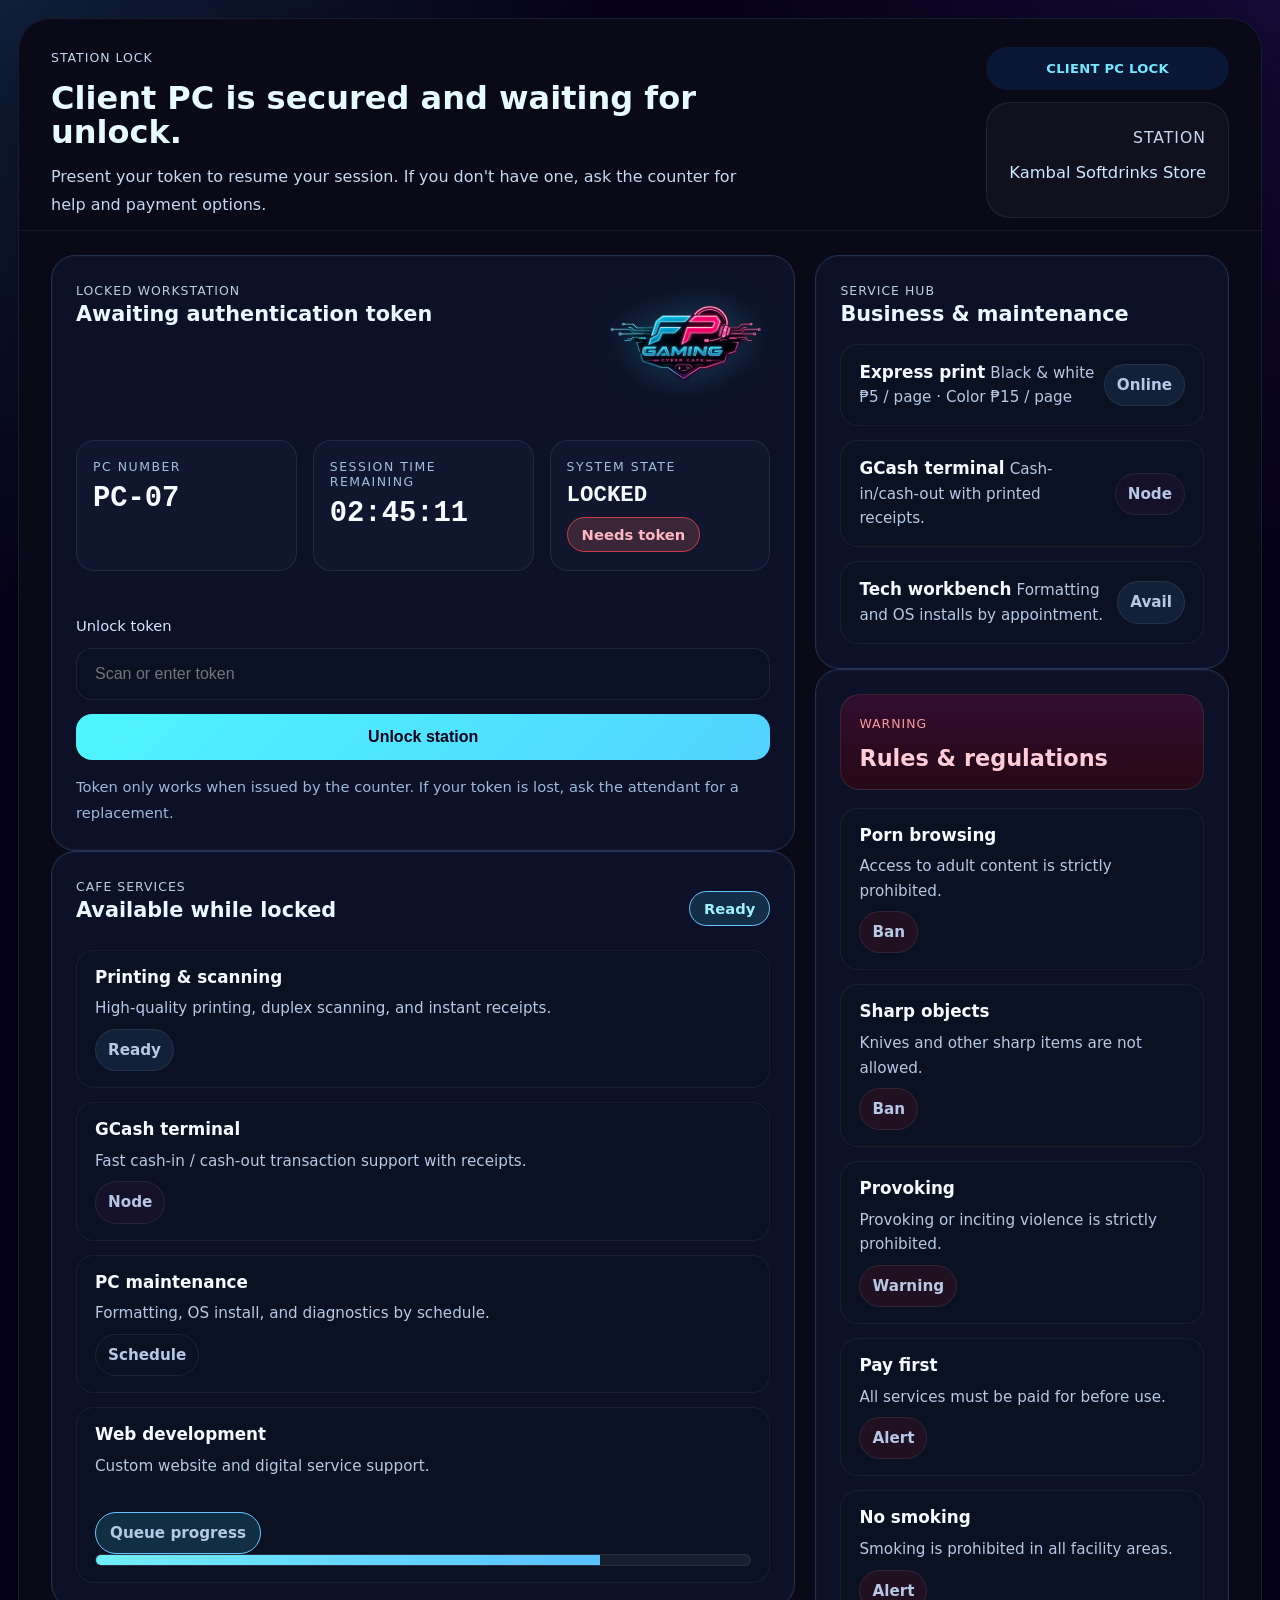
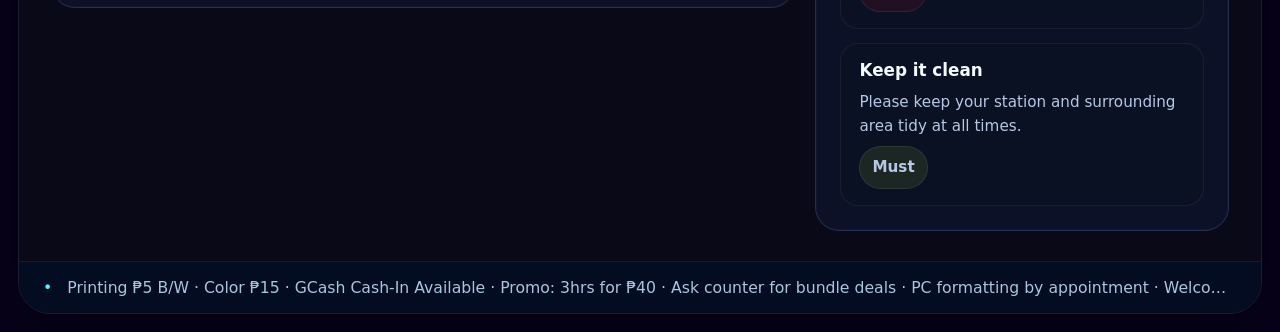
<file: VMBC-notes-main/CheatCODE/BO_Notes/FP_Comshop/pages/login4.html>
<!DOCTYPE html>
<html lang="en">
<head>
  <meta charset="utf-8">
  <meta name="viewport" content="width=device-width, initial-scale=1.0">
  <title>FP Gaming Cyber Cafe — Station Lock</title>
  <style>
    :root {
      color-scheme: dark;
      --bg: #07021a;
      --surface: rgba(13, 18, 41, 0.95);
      --surface-strong: #090918;
      --border: #1b1b34;
      --border-soft: #243052;
      --text: #e6f7ff;
      --muted: #9fbfdc;
      --accent: #3fd8ff;
      --accent-strong: #8affd8;
      --warning: #ff8ab1;
      --danger: #ff5b6b;
      --success: #74e8ff;
      --radius: 24px;
      --shadow: 0 30px 90px rgba(0, 0, 0, 0.35);
    }

    * {
      box-sizing: border-box;
    }

    html, body {
      margin: 0;
      min-height: 100%;
      font-family: Inter, system-ui, -apple-system, BlinkMacSystemFont, 'Segoe UI', sans-serif;
      background: radial-gradient(circle at top left, rgba(63, 216, 255, 0.14), transparent 26%),
                  radial-gradient(circle at top right, rgba(118, 70, 255, 0.12), transparent 24%),
                  var(--bg);
      color: var(--text);
    }

    body {
      display: grid;
      place-items: center;
      padding: 18px;
    }

    .screen {
      width: min(1340px, 100%);
      background: var(--surface-strong);
      border: 1px solid var(--border);
      border-radius: 32px;
      overflow: hidden;
      box-shadow: var(--shadow);
      position: relative;
      animation: fadeIn 0.7s ease;
    }

    .hero {
      display: grid;
      grid-template-columns: 1.35fr 0.85fr;
      gap: 20px;
      padding: 28px 32px 12px;
      border-bottom: 1px solid rgba(255, 255, 255, 0.06);
    }

    .hero-copy {
      display: grid;
      gap: 14px;
    }

    .eyebrow {
      margin: 0;
      font-size: 0.78rem;
      letter-spacing: 1px;
      text-transform: uppercase;
      color: var(--accent);
    }

    .hero-copy h1 {
      margin: 0;
      font-size: clamp(2rem, 2.4vw, 3.2rem);
      line-height: 1.05;
      color: #e7fbff;
    }

    .hero-copy p {
      margin: 0;
      max-width: 72ch;
      line-height: 1.7;
      color: #c4d8ef;
    }

    .hero-side {
      display: grid;
      gap: 12px;
      justify-content: end;
      text-align: right;
    }

    .badge {
      display: inline-flex;
      align-items: center;
      justify-content: center;
      gap: 10px;
      padding: 10px 18px;
      border-radius: 999px;
      background: rgba(10, 28, 60, 0.8);
      color: var(--success);
      font-weight: 700;
      letter-spacing: 0.02em;
      text-transform: uppercase;
      font-size: 0.82rem;
    }

    .hero-panel {
      background: rgba(255,255,255,0.03);
      border: 1px solid rgba(255,255,255,0.08);
      border-radius: 24px;
      padding: 22px;
    }

    .hero-panel p {
      margin: 0;
      color: #c7d8ef;
      font-size: 0.98rem;
      line-height: 1.7;
    }

    .grid {
      display: grid;
      gap: 20px;
      padding: 24px 32px 30px;
    }

    .layout {
      grid-template-columns: 1.8fr 1fr;
    }

    .panel {
      background: var(--surface);
      border: 1px solid var(--border-soft);
      border-radius: var(--radius);
      padding: 24px;
      box-shadow: inset 0 0 0 1px rgba(255,255,255,0.02);
    }

    .panel h2,
    .panel h3,
    .panel p {
      margin: 0;
    }

    .panel h2 {
      font-size: 1.3rem;
      margin-bottom: 10px;
      color: #eaf8ff;
    }

    .panel p {
      color: #bacfe4;
      line-height: 1.75;
    }

    .status-grid {
      display: grid;
      grid-template-columns: repeat(3, minmax(130px, 1fr));
      gap: 16px;
      margin-top: 22px;
    }

    .status-card {
      background: #0f162d;
      border: 1px solid rgba(108, 141, 201, 0.16);
      border-radius: 18px;
      padding: 18px 16px;
    }

    .status-card small {
      display: block;
      font-size: 0.78rem;
      color: var(--muted);
      letter-spacing: 0.12em;
      text-transform: uppercase;
      margin-bottom: 10px;
    }

    .status-card strong {
      display: block;
      font-size: 1.8rem;
      color: #f5fbff;
      font-family: 'Courier New', Courier, monospace;
      line-height: 1.05;
    }

    .status-pill {
      display: inline-flex;
      align-items: center;
      justify-content: center;
      border-radius: 999px;
      padding: 8px 14px;
      font-size: 0.92rem;
      font-weight: 700;
      border: 1px solid rgba(255,255,255,0.08);
      margin-top: 10px;
    }

    .pill-ready { background: rgba(7, 45, 74, 0.9); color: #8af3ff; border-color: #0d7bb8; }
    .pill-node { background: rgba(59, 17, 60, 0.86); color: #ff9be0; border-color: #7b4e7d; }
    .pill-alert { background: rgba(255, 111, 111, 0.18); color: #ffb7c2; border-color: #d23a4d; }
    .pill-success { background: rgba(63, 216, 255, 0.14); color: #9eefff; border-color: #69c4ff; }

    .unlock-form {
      margin-top: 28px;
      display: grid;
      gap: 14px;
    }

    .unlock-form label {
      font-size: 0.92rem;
      color: #d5e5ff;
    }

    .unlock-form input {
      width: 100%;
      border-radius: 16px;
      border: 1px solid rgba(255,255,255,0.08);
      background: rgba(10, 18, 35, 0.95);
      color: var(--text);
      padding: 16px 18px;
      font-size: 1rem;
      outline: none;
    }

    .unlock-form input:focus {
      border-color: rgba(63, 216, 255, 0.6);
      box-shadow: 0 0 0 4px rgba(63, 216, 255, 0.1);
    }

    .unlock-form button {
      border: none;
      border-radius: 16px;
      padding: 14px 18px;
      font-size: 1rem;
      font-weight: 700;
      color: #07021a;
      background: linear-gradient(135deg, #4df6ff, #51d3ff);
      cursor: pointer;
      transition: transform 0.2s ease, box-shadow 0.2s ease;
    }

    .unlock-form button:hover {
      transform: translateY(-1px);
      box-shadow: 0 18px 30px rgba(74, 233, 255, 0.18);
    }

    .progress-wrap {
      margin-top: 16px;
    }

    .progress-bar {
      width: 100%;
      height: 12px;
      border-radius: 999px;
      background: rgba(255,255,255,0.06);
      overflow: hidden;
      border: 1px solid rgba(255,255,255,0.08);
    }

    .progress-fill {
      width: 62%;
      height: 100%;
      background: linear-gradient(90deg, #71eefa, #5bc0ff);
      transition: width 0.35s ease;
    }

    .service-list,
    .warning-list {
      display: grid;
      gap: 14px;
      margin-top: 18px;
    }

    .service-item,
    .warning-item {
      background: rgba(10, 18, 35, 0.82);
      border: 1px solid rgba(255,255,255,0.06);
      border-radius: 18px;
      padding: 16px 18px;
      display: grid;
      gap: 8px;
    }

    .service-item strong,
    .warning-item strong {
      color: #f5fbff;
      font-size: 1.05rem;
      line-height: 1.3;
    }

    .service-item span,
    .warning-item span {
      color: #b6c8e5;
      font-size: 0.95rem;
      line-height: 1.6;
    }

    .service-item .status-small,
    .warning-item .status-small {
      width: fit-content;
    }

    .status-small {
      display: inline-flex;
      align-items: center;
      justify-content: center;
      padding: 8px 12px;
      border-radius: 999px;
      font-size: 0.86rem;
      font-weight: 700;
      border: 1px solid rgba(255,255,255,0.08);
    }

    .small-online { color: #a8e7ff; background: rgba(60, 126, 177, 0.15); }
    .small-node { color: #ff9be0; background: rgba(77, 24, 73, 0.16); }
    .small-alert { color: #ffb8b8; background: rgba(153, 15, 34, 0.16); }
    .small-ok { color: #d4ff7d; background: rgba(122, 148, 35, 0.16); }

    .warning-header {
      display: grid;
      gap: 10px;
      margin-bottom: 16px;
      padding: 18px;
      border-radius: 20px;
      background: linear-gradient(180deg, rgba(217, 0, 88, 0.18), rgba(42, 7, 20, 0.9));
      border: 1px solid rgba(255,255,255,0.09);
    }

    .warning-header p {
      margin: 0;
      font-size: 0.78rem;
      letter-spacing: 1px;
      text-transform: uppercase;
      color: #ff9a9a;
    }

    .warning-header h3 {
      margin: 0;
      font-size: 1.4rem;
      color: #ffccd8;
    }

    .ticker {
      padding: 16px 24px;
      color: #a9c6dd;
      font-size: 0.98rem;
      background: rgba(4, 13, 34, 0.95);
      border-top: 1px solid rgba(255,255,255,0.06);
      white-space: nowrap;
      overflow: hidden;
      text-overflow: ellipsis;
    }

    .ticker:before {
      content: '•';
      margin-right: 10px;
      color: #4df6ff;
    }

    @media (max-width: 1080px) {
      .hero { grid-template-columns: 1fr; }
      .hero-side { justify-content: start; text-align: left; }
      .layout { grid-template-columns: 1fr; }
    }

    @media (max-width: 720px) {
      .screen { border-radius: 24px; }
      .hero, .grid { padding-left: 18px; padding-right: 18px; }
      .panel { padding: 18px; }
      .status-grid { grid-template-columns: 1fr; }
    }

    @keyframes fadeIn {
      from { opacity: 0; transform: translateY(12px); }
      to { opacity: 1; transform: translateY(0); }
    }
  </style>
</head>
<body>
  <article class="screen">
    <section class="hero">
      <div class="hero-copy">
        <p class="eyebrow">Station Lock</p>
        <h1>Client PC is secured and waiting for unlock.</h1>
        <p>Present your token to resume your session. If you don't have one, ask the counter for help and payment options.</p>
      </div>
      <div class="hero-side">
        <span class="badge">Client PC Lock</span>
        <div class="hero-panel">
          <p class="eyebrow">Station</p>
          <p style="margin-top: 8px; font-size: 1.02rem; color:#cbe9ff;">Kambal Softdrinks Store</p>
        </div>
      </div>
    </section>

    <section class="grid layout">
      <div>
        <section class="panel">
          <div style="display:grid; gap:18px;">
            <div style="display:flex; justify-content:space-between; gap:18px; flex-wrap:wrap; align-items:flex-start;">
              <div>
                <p class="eyebrow">Locked Workstation</p>
                <h2>Awaiting authentication token</h2>
              </div>
              <img src="../images/icon2 FP.png" alt="Lock screen" style="width:100%; max-width:180px; border-radius:24px; filter: drop-shadow(0 0 18px rgba(63, 216, 255, 0.24));">
            </div>

            <div class="status-grid">
              <div class="status-card">
                <small>PC Number</small>
                <strong id="pcNumber">Unknown</strong>
              </div>
              <div class="status-card">
                <small>Session time remaining</small>
                <strong id="countdown">00:00:00</strong>
              </div>
              <div class="status-card">
                <small>System state</small>
                <strong style="font-size:1.4rem;">LOCKED</strong>
                <span class="status-pill pill-alert">Needs token</span>
              </div>
            </div>

            <form class="unlock-form" id="unlockForm">
              <label for="tokenInput">Unlock token</label>
              <input id="tokenInput" name="token" type="text" placeholder="Scan or enter token" autocomplete="off" aria-label="Unlock token">
              <button type="submit">Unlock station</button>
              <p style="color:#9cb8d8; font-size:0.92rem;">Token only works when issued by the counter. If your token is lost, ask the attendant for a replacement.</p>
            </form>
          </div>
        </section>

        <section class="panel">
          <div style="display:flex; justify-content:space-between; gap:18px; flex-wrap:wrap; align-items:center;">
            <div>
              <p class="eyebrow">Cafe services</p>
              <h2>Available while locked</h2>
            </div>
            <span class="status-pill pill-success">Ready</span>
          </div>

          <div class="service-list">
            <div class="service-item">
              <strong>Printing & scanning</strong>
              <span>High-quality printing, duplex scanning, and instant receipts.</span>
              <span class="status-small small-online">Ready</span>
            </div>
            <div class="service-item">
              <strong>GCash terminal</strong>
              <span>Fast cash-in / cash-out transaction support with receipts.</span>
              <span class="status-small small-node">Node</span>
            </div>
            <div class="service-item">
              <strong>PC maintenance</strong>
              <span>Formatting, OS install, and diagnostics by schedule.</span>
              <span class="status-small small-success">Schedule</span>
            </div>
            <div class="service-item">
              <strong>Web development</strong>
              <span>Custom website and digital service support.</span>
              <div class="progress-wrap">
                <span class="status-pill pill-success">Queue progress</span>
                <div class="progress-bar"><div id="pbarFill" class="progress-fill"></div></div>
              </div>
            </div>
          </div>
        </section>
      </div>

      <aside>
        <section class="panel">
          <p class="eyebrow">Service hub</p>
          <h2>Business & maintenance</h2>
          <div class="service-list">
            <div class="service-item" style="grid-template-columns: 1fr auto; display:grid; align-items:center;">
              <div>
                <strong>Express print</strong>
                <span>Black & white ₱5 / page · Color ₱15 / page</span>
              </div>
              <span class="status-small small-online">Online</span>
            </div>
            <div class="service-item" style="grid-template-columns: 1fr auto; display:grid; align-items:center;">
              <div>
                <strong>GCash terminal</strong>
                <span>Cash-in/cash-out with printed receipts.</span>
              </div>
              <span class="status-small small-node">Node</span>
            </div>
            <div class="service-item" style="grid-template-columns: 1fr auto; display:grid; align-items:center;">
              <div>
                <strong>Tech workbench</strong>
                <span>Formatting and OS installs by appointment.</span>
              </div>
              <span class="status-small small-online">Avail</span>
            </div>
          </div>
        </section>

        <section class="panel">
          <div class="warning-header">
            <p>Warning</p>
            <h3>Rules & regulations</h3>
          </div>

          <div class="warning-list">
            <div class="warning-item">
              <strong>Porn browsing</strong>
              <span>Access to adult content is strictly prohibited.</span>
              <span class="status-small small-alert">Ban</span>
            </div>
            <div class="warning-item">
              <strong>Sharp objects</strong>
              <span>Knives and other sharp items are not allowed.</span>
              <span class="status-small small-alert">Ban</span>
            </div>
            <div class="warning-item">
              <strong>Provoking</strong>
              <span>Provoking or inciting violence is strictly prohibited.</span>
              <span class="status-small small-alert">Warning</span>
            </div>
            <div class="warning-item">
              <strong>Pay first</strong>
              <span>All services must be paid for before use.</span>
              <span class="status-small small-alert">Alert</span>
            </div>
            <div class="warning-item">
              <strong>No smoking</strong>
              <span>Smoking is prohibited in all facility areas.</span>
              <span class="status-small small-alert">Alert</span>
            </div>
            <div class="warning-item">
              <strong>Keep it clean</strong>
              <span>Please keep your station and surrounding area tidy at all times.</span>
              <span class="status-small small-ok">Must</span>
            </div>
          </div>
        </section>
      </aside>
    </section>

    <footer class="ticker">
      Printing ₱5 B/W · Color ₱15 · GCash Cash-In Available · Promo: 3hrs for ₱40 · Ask counter for bundle deals · PC formatting by appointment · Welcome to FP Gaming Cyber Cafe
    </footer>
  </article>

  <script>
    (function () {
      var countdown = document.getElementById('countdown');
      var pbarFill = document.getElementById('pbarFill');
      var pcNumber = document.getElementById('pcNumber');
      var remaining = 2 * 3600 + 45 * 60 + 12;
      var stationId = 'PC-07';

      if (pcNumber) {
        pcNumber.textContent = stationId;
      }

      function pad(value) {
        return value.toString().padStart(2, '0');
      }

      function updateCountdown() {
        if (remaining < 0) {
          return;
        }
        var hours = Math.floor(remaining / 3600);
        var minutes = Math.floor((remaining % 3600) / 60);
        var seconds = remaining % 60;
        if (countdown) {
          countdown.textContent = pad(hours) + ':' + pad(minutes) + ':' + pad(seconds);
        }
        remaining -= 1;
      }

      function updateProgress() {
        if (!pbarFill) return;
        var value = 70 + Math.floor(Math.random() * 21);
        if (value > 100) {
          value = 100;
        }
        pbarFill.style.width = value + '%';
      }

      function handleUnlock(event) {
        event.preventDefault();
        var tokenInput = document.getElementById('tokenInput');
        if (!tokenInput) return;
        if (tokenInput.value.trim() === '') {
          tokenInput.focus();
          return;
        }
        alert('Unlock request received. Please wait while the token is validated.');
      }

      updateCountdown();
      setInterval(updateCountdown, 1000);
      setInterval(updateProgress, 650);

      var form = document.getElementById('unlockForm');
      if (form) {
        form.addEventListener('submit', handleUnlock);
      }
    })();
  </script>
</body>
</html>
</file>
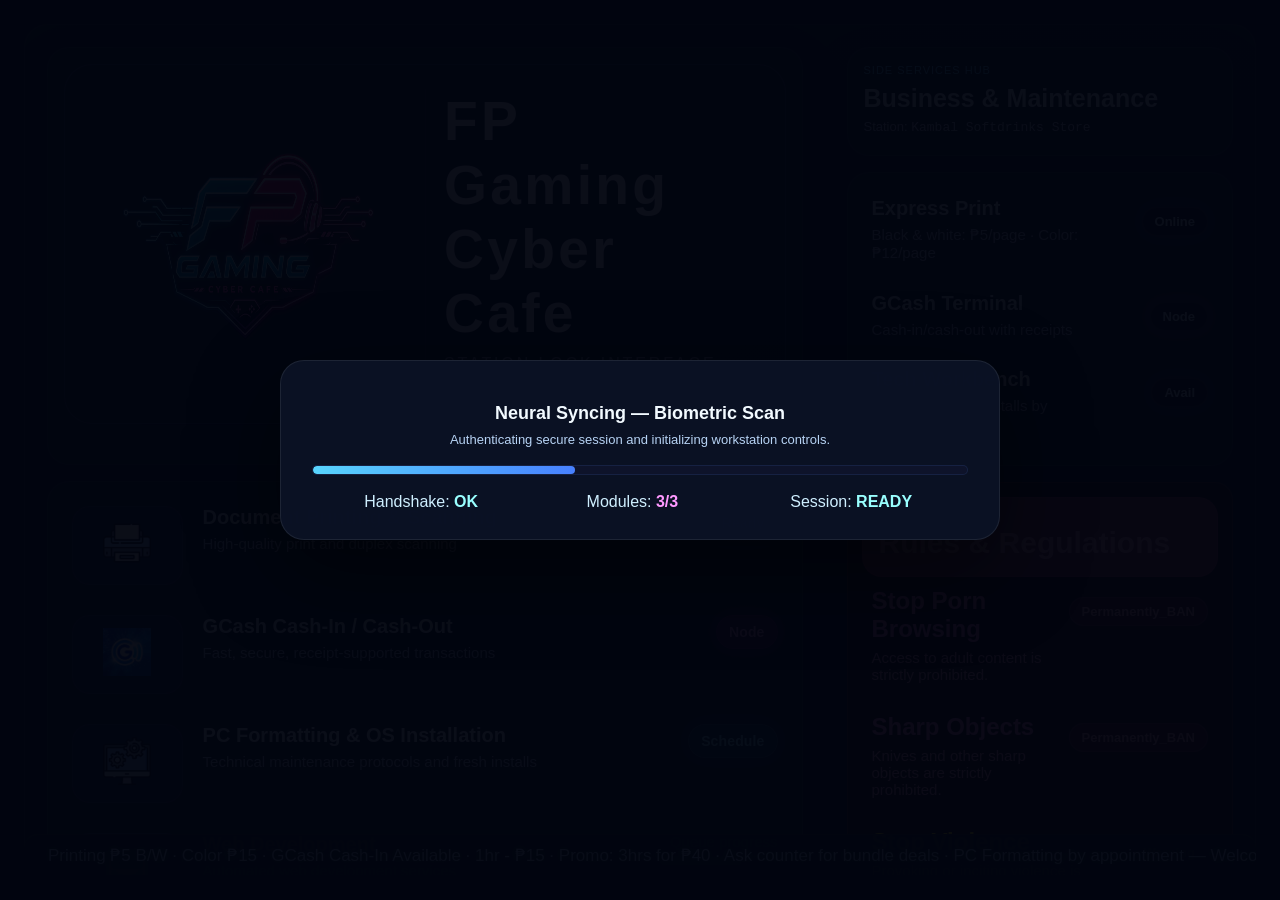
<file: VMBC-notes-main/CheatCODE/BO_Notes/FP_Comshop/pages/loginbackground.html>
<!DOCTYPE html>
<html>
<head>
<meta charset="utf-8">
<meta http-equiv="X-UA-Compatible" content="IE=edge">
<meta name="viewport" content="width=device-width, initial-scale=1.0, maximum-scale=1.0, user-scalable=no">
<title>FP Gaming Cyber Cafe — Lock Screen</title>
<style>
* { 
  box-sizing: border-box; 
  -webkit-box-sizing: border-box;
  -moz-box-sizing: border-box;
}
html, body { 
  width: 100%; 
  height: 100%; 
  margin: 0; 
  padding: 0; 
  overflow: hidden; 
  font-family: Arial, 'Segoe UI', sans-serif; 
  background-color: #070919;
  background-image: linear-gradient(180deg, rgba(8, 13, 28, 0.94), rgba(6, 10, 22, 0.96));
  color: #e9f7ff; 
}
body { 
  min-height: 100vh;
  position: relative;
}
#page { 
  position: absolute; 
  top: 0; 
  left: 0; 
  right: 0; 
  bottom: 0; 
  padding: 28px; 
}
#main { 
  position: absolute; 
  top: 24px; 
  left: 24px; 
  right: 24px; 
  bottom: 24px; 
  background-color: rgba(8, 13, 28, 0.94);
  background-image: linear-gradient(180deg, rgba(8, 13, 28, 0.94), rgba(6, 10, 22, 0.96));
  border: 1px solid rgba(255,255,255,0.08); 
  border-radius: 24px; 
  box-shadow: 0 40px 100px rgba(0, 0, 0, 0.45);
  overflow: hidden; 
}
#contentTable { 
  width: 100%; 
  height: 100%; 
  border-collapse: collapse; 
}
.panel { 
  padding: 22px; 
  vertical-align: top;
}
.glass { 
  background-color: rgba(11, 18, 38, 0.86);
  border: 1px solid rgba(96, 214, 255, 0.12); 
  border-radius: 22px; 
  box-shadow: 0 18px 45px rgba(0, 0, 0, 0.14);
}
.warning-glass { 
  background-color: rgba(32, 8, 11, 0.92);
  border: 1px solid rgba(255, 100, 140, 0.18); 
  border-radius: 22px; 
  box-shadow: 0 18px 45px rgba(0, 0, 0, 0.16);
}
.glass-warning-header { 
  background-color: rgba(148, 41, 79, 0.95);
  background-image: linear-gradient(135deg, rgba(255, 64, 119, 0.16), rgba(148, 41, 79, 0.95));
  border: 1px solid rgba(255, 77, 120, 0.24); 
  border-radius: 20px; 
  padding: 16px;
}
.header-title { 
  font-size: 28px; 
  font-weight: 700; 
  color: #e9f7ff; 
  margin: 0; 
}
.header-label { 
  display: block; 
  margin-bottom: 8px; 
  font-size: 11px; 
  letter-spacing: 1px; 
  color: #61d8ff;
  text-transform: uppercase; 
}
.header-warning-label { 
  display: block; 
  font-size: 11px; 
  letter-spacing: 1px; 
  color: #ff82c0;
  text-transform: uppercase; 
}
.header-warning-title { 
  font-size: 28px; 
  font-weight: 700; 
  color: #ff9abf; 
  margin: 0; 
}
.header-copy { 
  font-size: 13px; 
  color: #c5d7eb; 
  line-height: 1.6; 
  margin: 0; 
}
.logo-panel { 
  display: block;
  margin-bottom: 24px; 
  padding: 24px; 
  border-radius: 28px; 
  background-color: rgba(11, 18, 38, 0.96);
  background-image: linear-gradient(160deg, rgba(11, 18, 38, 0.96), rgba(8, 12, 24, 0.92));
  border: 1px solid rgba(97, 216, 255, 0.18); 
  box-shadow: 0 24px 70px rgba(0, 0, 0, 0.26);
  overflow: auto;
}
.logo-badge { 
  width: 310px; 
  height: 310px; 
  min-width: 310px; 
  min-height: 310px; 
  border-radius: 32px; 
  display: block;
  float: left;
  margin-right: 26px;
}
.logo-badge img { 
  width: 300px; 
  height: 300px; 
  border-radius: 28px; 
  display: block;
}
.logo-details { 
  display: block;
  padding-left: 18px; 
  border-left: 1px solid rgba(255,255,255,0.08);
  overflow: auto;
}
.logo-title { 
  font-size: 3.45rem; 
  font-weight: 800; 
  color: #f5fbff; 
  letter-spacing: 0.06em;
  margin: 0;
  padding: 0;
}
.logo-subtitle { 
  font-size: 1rem; 
  color: #9db7d4; 
  text-transform: uppercase; 
  letter-spacing: 0.18em;
  margin: 10px 0 0 0;
  padding: 0;
}
.row-table { 
  width: 100%; 
  border-collapse: collapse; 
}
.stat-card { 
  background-color: rgba(12, 19, 40, 0.96);
  background-image: linear-gradient(180deg, rgba(12, 19, 40, 0.96), rgba(9, 14, 31, 0.98));
  padding: 18px; 
  border-radius: 20px; 
  border: 1px solid rgba(255,255,255,0.06);
  box-shadow: 0 4px 8px rgba(0, 0, 0, 0.15);
}
.stat-label { 
  font-size: 11px; 
  color: #8ea7bf; 
  letter-spacing: 1px; 
  padding-bottom: 8px; 
  text-transform: uppercase; 
}
.stat-value { 
  font-size: 28px; 
  font-weight: 700; 
  color: #e7fbff; 
  line-height: 1.1; 
}
.status { 
  display: inline-block;
  padding: 8px 12px; 
  font-size: 14px; 
  font-weight: 700; 
  letter-spacing: 0.01em; 
  color: #d8efff; 
  border-radius: 999px; 
  border: 1px solid rgba(255,255,255,0.08);
  text-align: center;
  white-space: nowrap;
}
.status-online { 
  background-color: rgba(8, 52, 79, 0.9);
  color: #8bedff; 
  border-color: rgba(69, 163, 220, 0.22);
  box-shadow: 0 0 20px rgba(84, 216, 255, 0.12);
}
.status-node { 
  background-color: rgba(81, 18, 79, 0.92);
  color: #ff9be0; 
  border-color: rgba(166, 93, 168, 0.24);
  box-shadow: 0 0 18px rgba(255, 124, 216, 0.12);
}
.status-warning-node { 
  background-color: rgba(88, 12, 20, 0.92);
  color: #ff9be0; 
  border-color: rgba(199, 26, 80, 0.3);
}
.warning { 
  background-color: #ffbd47; 
  color: #131417; 
}
.alert { 
  background-color: #ff4b5b; 
  color: #131417; 
}
.service-row { 
  width: 100%; 
  border-collapse: collapse; 
  margin-bottom: 10px; 
}
.service-cell { 
  padding: 10px; 
  vertical-align: top; 
}
.service-box { 
  background-color: rgba(12, 22, 44, 0.95);
  border: 1px solid rgba(102, 147, 209, 0.18); 
  border-radius: 18px; 
  padding: 12px;
  box-shadow: 0 2px 4px rgba(0, 0, 0, 0.1);
}
.service-title { 
  font-size: 20px; 
  font-weight: 700; 
  color: #eff8ff; 
  margin: 0; 
  padding: 0;
}
.service-warning-title { 
  font-size: 24px; 
  font-weight: 700; 
  color: #ff99c0; 
  margin: 0; 
  padding: 0;
}
.service-copy { 
  font-size: 15px; 
  color: #b3c9e0; 
  padding-top: 6px; 
  margin: 0;
}
.service-warning-copy { 
  font-size: 15px; 
  color: #ff99c0; 
  padding-top: 6px; 
  margin: 0;
}
.status-small { 
  display: inline-block;
  padding: 6px 12px; 
  font-size: 13px; 
  font-weight: 700; 
  color: #d7efff; 
  border-radius: 999px; 
  border: 1px solid rgba(255,255,255,0.08);
  margin-top: 10px;
  background-color: rgba(7, 12, 24, 0.86);
  text-align: center;
  white-space: nowrap;
}
.status-warning-small { 
  display: inline-block;
  padding: 6px 12px; 
  font-size: 13px; 
  font-weight: 700; 
  color: #ff9ab8; 
  border-radius: 999px; 
  border: 1px solid rgba(255,100,150,0.22);
  background-color: rgba(74, 14, 34, 0.88);
  margin-top: 10px;
  text-align: center;
  white-space: nowrap;
}
.locked-box { 
  background-color: rgba(40, 10, 21, 0.95);
  color: #ff9abf; 
  border: 1px solid rgba(255,120,185,0.16);
  box-shadow: 0 2px 4px rgba(0, 0, 0, 0.1);
  border-radius: 20px; 
  padding: 12px;
}
.ticker { 
  position: absolute; 
  left: 24px; 
  right: 24px; 
  bottom: 24px; 
  height: 42px; 
  background-color: rgba(6, 12, 24, 0.96);
  border-top: 1px solid rgba(255,255,255,0.06);
  border-radius: 14px; 
  color: #a7c2dd; 
  font-size: 17px; 
  padding: 0 24px; 
  line-height: 42px; 
  white-space: nowrap; 
  text-shadow: 0 0 8px rgba(81, 214, 255, 0.12);
  overflow: hidden;
}
#loader { 
  position: absolute; 
  top: 0;
  left: 0;
  right: 0;
  bottom: 0;
  background-color: rgba(2, 5, 15, 0.96); 
  z-index: 20; 
  display: flex;
  display: -webkit-flex;
  align-items: center;
  -webkit-align-items: center;
  justify-content: center;
  -webkit-justify-content: center;
}
#loaderCard { 
  width: 92%; 
  max-width: 720px; 
  background-color: rgba(11, 18, 37, 0.96);
  border: 1px solid rgba(255,255,255,0.08); 
  border-radius: 24px; 
  padding: 24px; 
  text-align: center; 
  box-shadow: 0 30px 90px rgba(0,0,0,0.45);
}
.loader-title { 
  font-size: 18px; 
  font-weight: 700; 
  margin: 18px 0 8px 0; 
  color: #f2faff; 
}
.loader-copy { 
  color: #b7d3f4; 
  font-size: 13px; 
  margin-bottom: 18px; 
}
.scan-bar { 
  width: 98%; 
  height: 10px; 
  background-color: rgba(15, 21, 44, 0.95);
  border: 1px solid rgba(47, 75, 135, 0.25);
  border-radius: 999px; 
  margin: 0 auto; 
  overflow: hidden; 
}
.scan-fill { 
  width: 45%; 
  height: 100%; 
  background-color: rgba(72, 129, 255, 0.95);
  background-image: linear-gradient(90deg, rgba(92, 228, 255, 0.85), rgba(72, 129, 255, 0.95));
  border-radius: 999px; 
}
.label-small { 
  font-size: 11px; 
  color: #94adc8; 
  letter-spacing: 1px; 
  text-transform: uppercase; 
}
.mono { 
  font-family: "Courier New", Courier, monospace; 
}
.header-icon { 
  width: 220px; 
  height: 220px; 
  border-radius: 28px; 
  display: block;
  position: relative; 
  z-index: 2;
  filter: brightness(1.1);
  margin-right: 20px;
}
.card { 
  border-radius: 18px; 
  box-shadow: 0 20px 50px rgba(0, 0, 0, 0.25);
}
.print-icon, .gcash-icon, .format-icon, .web-icon { 
  width: 48px; 
  height: 48px;
}
@keyframes blinkingBackground {
  0%, 100% { opacity: 1; }
  50% { opacity: 0.55; }
}
@keyframes blinkingBackgroundWarning {
  0%, 100% { box-shadow: 0 0 18px rgba(255, 95, 166, 0.5); opacity: 1; }
  50% { box-shadow: 0 0 8px rgba(255, 95, 166, 0.25); opacity: 0.6; }
}
@keyframes blinkingBackgroundSuccess {
  0%, 100% { box-shadow: 0 0 18px rgba(100, 230, 255, 0.5); opacity: 1; }
  50% { box-shadow: 0 0 8px rgba(100, 230, 255, 0.25); opacity: 0.6; }
}
.blink-animate { 
  animation: blinkingBackground 1.5s ease-in-out infinite;
  -webkit-animation: blinkingBackground 1.5s ease-in-out infinite;
}
.blink-warning { 
  animation: blinkingBackgroundWarning 1.5s ease-in-out infinite;
  -webkit-animation: blinkingBackgroundWarning 1.5s ease-in-out infinite;
}
.blink-success { 
  animation: blinkingBackgroundSuccess 1.5s ease-in-out infinite;
  -webkit-animation: blinkingBackgroundSuccess 1.5s ease-in-out infinite;
}
</style>
</head>
<body>
<div id="page">
  <div id="main">
    <table id="contentTable" border="0" cellpadding="0" cellspacing="0">
      <tr>
        <td class="panel" valign="top" width="65%">
          <div class="glass" style="padding:16px;">
            <div class="logo-panel">
              <div class="logo-badge"><img src="../images/icon2 FP.png" alt="FP Logo"></div>
              <div class="logo-details">
                <div class="logo-title">FP Gaming Cyber Cafe</div>
                <div class="logo-subtitle">Station Lock Interface</div>
              </div>
            </div>
          </div>
          <div class="glass" style="padding:14px; margin-top:16px;">
            <table class="service-row" border="0" cellpadding="0" cellspacing="0">
              <tr>
                <td class="service-cell" width="18%" style="padding-right:10px;">
                  <div class="service-box" style="text-align:center; font-size:18px; color:#6ff;"><img class="print-icon" src="../images/printicon.png" alt="Print Icon"></div>
                </td>
                <td class="service-cell">
                  <div class="service-title">Document Printing & Scanning</div>
                  <div class="service-copy">High-quality print and duplex scanning</div>
                </td>
                <td class="service-cell" width="140" style="text-align:right;">
                  <span class="status status-online">Ready</span>
                </td>
              </tr>
            </table>
            <table class="service-row" border="0" cellpadding="0" cellspacing="0">
              <tr>
                <td class="service-cell" width="18%" style="padding-right:10px;">
                  <div class="service-box" style="text-align:center; font-size:18px; color:#f7a;"><img class="gcash-icon" src="../images/gcashicon.png" alt="GCash Icon"></div>
                </td>
                <td class="service-cell">
                  <div class="service-title">GCash Cash-In / Cash-Out</div>
                  <div class="service-copy">Fast, secure, receipt-supported transactions</div>
                </td>
                <td class="service-cell" width="140" style="text-align:right;">
                  <span class="status status-node">Node</span>
                </td>
              </tr>
            </table>
            <table class="service-row" border="0" cellpadding="0" cellspacing="0">
              <tr>
                <td class="service-cell" width="18%" style="padding-right:10px;">
                  <div class="service-box" style="text-align:center; font-size:18px; color:#9df;"><img class="format-icon" src="../images/formattingicon.png" alt="Format Icon"></div>
                </td>
                <td class="service-cell">
                  <div class="service-title">PC Formatting & OS Installation</div>
                  <div class="service-copy">Technical maintenance protocols and fresh installs</div>
                </td>
                <td class="service-cell" width="140" style="text-align:right;">
                  <span class="status status-online">Schedule</span>
                </td>
              </tr>
            </table>
            <table class="service-row" border="0" cellpadding="0" cellspacing="0">
              <tr>
                <td class="service-cell" width="18%" style="padding-right:10px;">
                  <div class="service-box" style="text-align:center; font-size:18px; color:#7ff;"><img class="web-icon" src="../images/webdevicon.png" alt="Web Icon"></div>
                </td>
                <td class="service-cell">
                  <div class="service-title">Web Development</div>
                  <div class="service-copy">Automated web development services</div>
                </td>
                <td class="service-cell" width="140" style="text-align:right;">
                  <div style="font-size:15px; color:#a8dffb; padding-bottom:6px;">Queue progress</div>
                  <div class="scan-bar"><div class="scan-fill" id="pbarFill"></div></div>
                </td>
              </tr>
            </table>
          </div>
        </td>
        <td class="panel" valign="top" width="35%">
          <div class="glass" style="padding:16px;">
            <div class="header-label">SIDE SERVICES HUB</div>
            <div class="header-title" style="font-size:25px;">Business & Maintenance</div>
            <div class="header-copy" style="padding-top:4px;">Station: <span class="mono">Kambal Softdrinks Store</span></div>
          </div>
          <div class="glass" style="padding:14px; margin-top:16px;">
            <table class="service-row" border="0" cellpadding="0" cellspacing="0">
              <tr>
                <td class="service-cell">
                  <div class="service-title">Express Print</div>
                  <div class="service-copy">Black & white: ₱5/page · Color: ₱12/page</div>
                </td>
                <td class="service-cell" width="90" style="text-align:right;">
                  <span class="status-small status-online">Online</span>
                </td>
              </tr>
            </table>
            <table class="service-row" border="0" cellpadding="0" cellspacing="0">
              <tr>
                <td class="service-cell">
                  <div class="service-title">GCash Terminal</div>
                  <div class="service-copy">Cash-in/cash-out with receipts</div>
                </td>
                <td class="service-cell" width="90" style="text-align:right;">
                  <span class="status-small status-node">Node</span>
                </td>
              </tr>
            </table>
            <table class="service-row" border="0" cellpadding="0" cellspacing="0">
              <tr>
                <td class="service-cell">
                  <div class="service-title">Tech Workbench</div>
                  <div class="service-copy">Formatting / OS installs by appointment</div>
                </td>
                <td class="service-cell" width="90" style="text-align:right;">
                  <span class="status-small status-online">Avail</span>
                </td>
              </tr>
            </table>
          </div>
          <div class="warning-glass card" style="padding:14px; margin-top:16px;">
            <div class="glass-warning-header" style="padding:16px;">
            <div class="header-warning-label">WARNING</div>
            <div class="header-warning-title" style="font-size:30px;">Rules & Regulations</div>
          </div>
            <table class="service-row" border="0" cellpadding="0" cellspacing="0">
              <tr>
                <td class="service-cell">
                  <div class="service-warning-title" style="color: #ff77d6;">Stop Porn Browsing</div>
                  <div class="service-warning-copy">Access to adult content is strictly prohibited.</div>
                </td>
                <td class="service-cell" width="90" style="text-align:right;">
                  <span class="status-warning-small status-warning-node">Permanently_BAN</span>
                </td>
              </tr>
            </table>
            <table class="service-row" border="0" cellpadding="0" cellspacing="0">
               <tr>
                <td class="service-cell">
                  <div class="service-warning-title" style="color: #ff77d6;">Sharp Objects</div>
                  <div class="service-warning-copy">Knives and other sharp objects are strictly prohibited.</div>
                </td>
                <td class="service-cell" width="90" style="text-align:right;">
                  <span class="status-warning-small status-warning-node">Permanently_BAN</span>
                </td>
              </tr>
            </table>
            <table class="service-row" border="0" cellpadding="0" cellspacing="0">
              <tr>
                <td class="service-cell">
                  <div class="service-warning-title" style="color: #ffe609;">Stop Violence</div>
                  <div class="service-warning-copy">Provoking or inciting violence is strictly prohibited.</div>
                </td>
                <td class="service-cell" width="90" style="text-align:right;">
                  <span class="status-warning-small status-warning-node warning" style="color:#fbff1e">Warning</span>
                </td>
              </tr>
            </table>
            <table class="service-row" border="0" cellpadding="0" cellspacing="0">
              <tr>
                <td class="service-cell">
                  <div class="service-warning-title">Pay Before Play</div>
                  <div class="service-warning-copy">All services must be paid for before use.</div>
                </td>
                <td class="service-cell" width="90" style="text-align:right;">
                  <span class="status-warning-small status-warning-node alert" style="color:#ff3636">Alert</span>
                </td>
              </tr>
            </table>
            <table class="service-row" border="0" cellpadding="0" cellspacing="0">
              <tr>
                <td class="service-cell">
                  <div class="service-warning-title">No Smoking</div>
                  <div class="service-warning-copy">Smoking is strictly prohibited in all areas.</div>
                </td>
                <td class="service-cell" width="90" style="text-align:right;">
                  <span class="status-warning-small status-warning-node alert" style="color:#ff3636">Alert</span>
                </td>
              </tr>
            </table>
            <table class="service-row" border="0" cellpadding="0" cellspacing="0">
              <tr>
                <td class="service-cell">
                  <div class="service-warning-title" style="color: greenyellow;">Cleanliness</div>
                  <div class="service-warning-copy">Please keep the area clean and tidy at all times.</div>
                </td>
                <td class="service-cell" width="90" style="text-align:right;">
                  <span class="status-warning-small status-warning-node" style="color:#1d7400; background-color: #8eff4d;">Active</span>
                </td>
              </tr>
            </table>
          </div>
        </td>
      </tr>
    </table>
  </div>
  <div class="ticker">Printing ₱5 B/W · Color ₱15 · GCash Cash-In Available · 1hr - ₱15 · Promo: 3hrs for ₱40 · Ask counter for bundle deals · PC Formatting by appointment — Welcome to FP Gaming Cyber Cafe
  </div>
</div>
<div id="loader">
  <div id="loaderCard">
    <div class="loader-title">Neural Syncing — Biometric Scan</div>
    <div class="loader-copy">Authenticating secure session and initializing workstation controls.</div>
    <div class="scan-bar" style="margin-top:14px;"><div class="scan-fill" style="width:40%;"></div></div>
    <table border="0" cellpadding="4" cellspacing="0" style="width:100%; margin-top:14px; color:#cfefff;">
      <tr>
        <td align="center">Handshake: <strong style="color:#9ff;">OK</strong></td>
        <td align="center">Modules: <strong style="color:#f9f;">3/3</strong></td>
        <td align="center">Session: <strong style="color:#9ff;">READY</strong></td>
      </tr>
    </table>
  </div>
</div>
<script>
(function () {
  var loader = document.getElementById('loader');
  var pbarFill = document.getElementById('pbarFill');
  
  function pad(value) { 
    return (value < 10 ? '0' : '') + value; 
  }
  
  function updateProgress() {
    if (pbarFill) {
      var value = 70 + Math.floor(Math.random() * 6);
      if (value > 98) { 
        value = 98; 
      }
      pbarFill.style.width = value + '%';
    }
  }
  
  setTimeout(function () {
    if (loader && loader.style) {
      loader.style.display = 'none';
    }
  }, 3000);
  
  setInterval(updateProgress, 500);

  // Apply blinking effect to status elements
  function initializeBlinkingEffect() {
    var statusElements = document.getElementsByTagName('span');
    for (var i = 0; i < statusElements.length; i++) {
      var element = statusElements[i];
      var classList = element.className;
      
      if (classList.indexOf('status-warning-node') !== -1 || classList.indexOf('alert') !== -1) {
        if (element.className.indexOf('blink-warning') === -1) {
          element.className += ' blink-warning';
        }
      }
      else if (classList.indexOf('status-online') !== -1 || classList.indexOf('status-node') !== -1) {
        if (element.className.indexOf('blink-success') === -1) {
          element.className += ' blink-success';
        }
      }
      else if (classList.indexOf('status') !== -1) {
        if (element.className.indexOf('blink-animate') === -1) {
          element.className += ' blink-animate';
        }
      }
    }
  }
  
  // Initialize blinking effect after page loads
  if (document.readyState === 'loading') {
    document.addEventListener('DOMContentLoaded', initializeBlinkingEffect);
  } else {
    initializeBlinkingEffect();
  }
})();
</script>

</body>
</html>
</file>
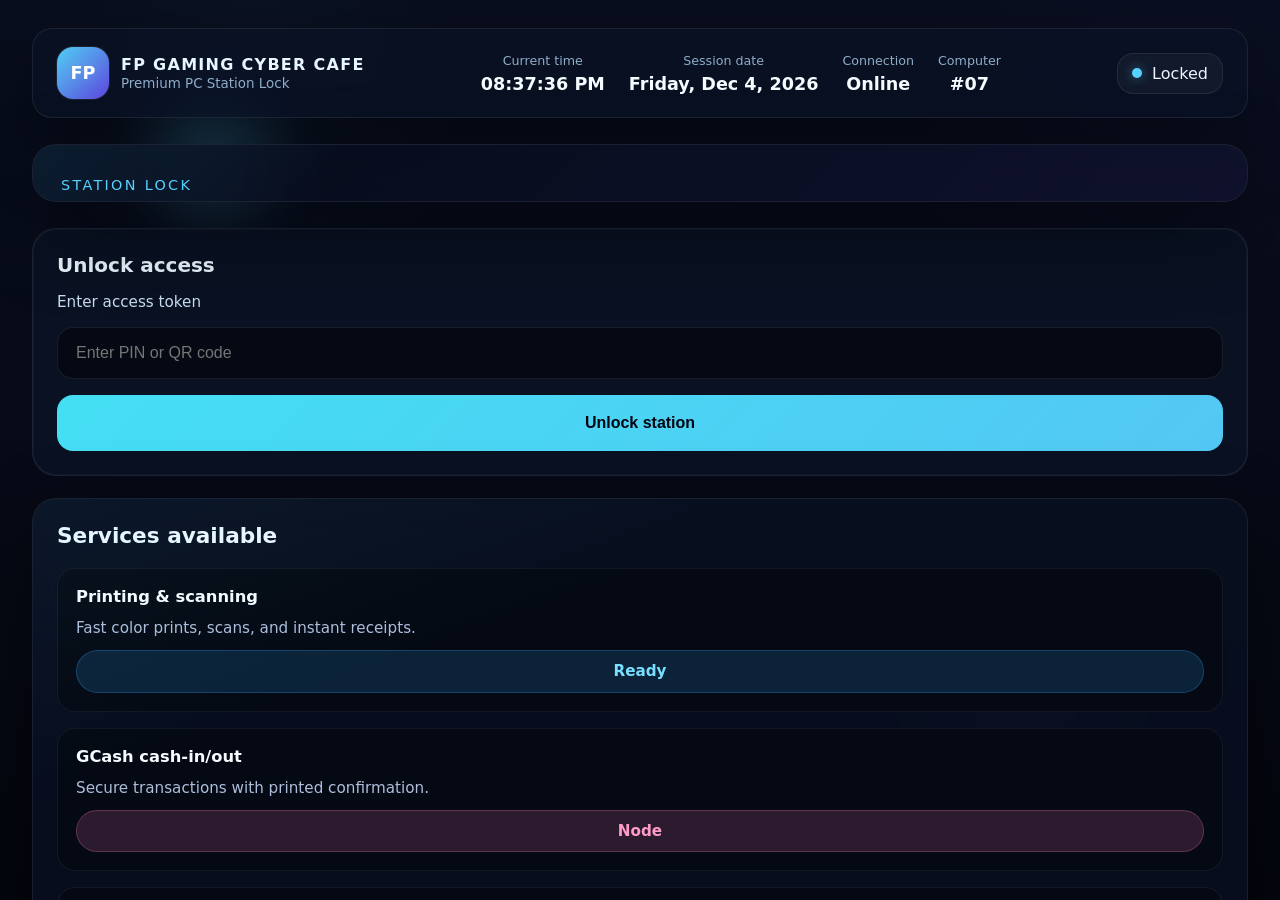
<file: VMBC-notes-main/CheatCODE/BO_Notes/FP_Comshop/pages/loginbackground2.html>
<!DOCTYPE html>
<html lang="en">
<head>
<meta charset="utf-8">
<meta name="viewport" content="width=device-width, initial-scale=1.0, maximum-scale=1.0, user-scalable=no">
<title>FP Gaming Cyber Cafe — Station Lock</title>
<style>
:root {
  color-scheme: dark;
  --bg1: #04050f;
  --bg2: #07101e;
  --surface: rgba(11, 17, 36, 0.82);
  --surface-strong: rgba(6, 12, 29, 0.94);
  --border: rgba(99, 199, 255, 0.2);
  --border-soft: rgba(255, 255, 255, 0.08);
  --text: #eaf6ff;
  --muted: #8fadc9;
  --accent: #57d1ff;
  --accent-strong: #8a74ff;
  --glow: #4fd8ff;
  --success: #72e0ff;
  --warning: #ff7edb;
  --danger: #ff5f7b;
  --radius: 18px;
  --shadow: 0 30px 80px rgba(0, 0, 0, 0.45);
}
* { box-sizing: border-box; }
html, body { margin: 0; padding: 0; width: 100%; height: 100%; overflow: hidden; font-family: Inter, 'Segoe UI', system-ui, sans-serif; background: radial-gradient(circle at 20% 10%, rgba(81, 220, 255, 0.14), transparent 16%), radial-gradient(circle at 90% 10%, rgba(139, 79, 255, 0.12), transparent 18%), #04050f; color: var(--text); }
body { display: flex; align-items: center; justify-content: center; }
.page-frame { position: relative; width: 100vw; height: 100vh; overflow: hidden; }
.backdrop { position: absolute; inset: 0; background: linear-gradient(180deg, rgba(10, 16, 34, 0.82) 0%, rgba(4, 6, 14, 0.96) 100%); pointer-events: none; }
.glow-ring { position: absolute; top: 5%; left: 8%; width: 220px; height: 220px; border-radius: 50%; background: radial-gradient(circle, rgba(83, 209, 255, 0.28), transparent 58%); filter: blur(22px); pointer-events: none; }
.glow-ring2 { position: absolute; bottom: 8%; right: 10%; width: 260px; height: 260px; border-radius: 50%; background: radial-gradient(circle, rgba(152, 93, 255, 0.2), transparent 58%); filter: blur(32px); pointer-events: none; }
.dashboard { position: relative; display: grid; grid-template-columns: 1fr 420px; gap: 26px; height: 100%; padding: 28px 32px; }
.header-panel { grid-column: 1 / -1; display: flex; align-items: center; justify-content: space-between; gap: 18px; padding: 18px 24px; border-radius: 20px; background: rgba(10, 18, 36, 0.75); border: 1px solid rgba(255, 255, 255, 0.08); backdrop-filter: blur(18px); box-shadow: 0 24px 80px rgba(0, 0, 0, 0.42); }
.brand { display: flex; align-items: center; gap: 12px; }
.brand-logo { width: 52px; height: 52px; border-radius: 16px; background: linear-gradient(135deg, rgba(84, 217, 255, 0.95), rgba(109, 80, 255, 0.85)); display: grid; place-items: center; box-shadow: 0 0 0 1px rgba(255, 255, 255, 0.08); }
.brand-logo span { font-size: 1.1rem; font-weight: 800; color: #fff; text-shadow: 0 0 15px rgba(255, 255, 255, 0.15); }
.brand-copy { display: grid; gap: 2px; }
.brand-copy .name { font-size: 1rem; font-weight: 700; letter-spacing: 0.08em; text-transform: uppercase; color: #e7f7ff; }
.brand-copy .sub { font-size: .84rem; color: var(--muted); }
.header-meta { display: flex; align-items: center; justify-content: center; gap: 24px; flex: 1; font-size: .95rem; color: var(--muted); }
.header-meta div { display: grid; gap: 6px; text-align: center; }
.header-meta div strong { font-size: 1.1rem; color: #f5fbff; }
.status-pill { padding: 10px 16px; border-radius: 999px; font-weight: 700; letter-spacing: 0.02em; font-size: .90rem; background: rgba(87, 209, 255, 0.12); border: 1px solid rgba(87, 209, 255, 0.2); color: var(--accent); }
.top-right { display: flex; align-items: center; gap: 12px; }
.chip { display: flex; align-items: center; gap: 10px; padding: 10px 14px; border-radius: 16px; background: rgba(255, 255, 255, 0.04); border: 1px solid rgba(255, 255, 255, 0.08); }
.dot { width: 10px; height: 10px; border-radius: 50%; background: #57d1ff; box-shadow: 0 0 12px rgba(87, 209, 255, 0.45); }
.main-card { display: grid; grid-template-rows: 1fr auto; gap: 22px; padding: 28px; border-radius: 24px; background: rgba(9, 15, 32, 0.86); border: 1px solid rgba(255, 255, 255, 0.08); box-shadow: var(--shadow); backdrop-filter: blur(20px); overflow: hidden; }
.main-card::before { content: ''; position: absolute; inset: 0; background: linear-gradient(135deg, rgba(63, 216, 255, 0.08), transparent 25%, rgba(139, 79, 255, 0.06)); pointer-events: none; }
.main-top { display: grid; grid-template-columns: 1fr 320px; gap: 24px; position: relative; z-index: 1; }
.main-status { display: grid; gap: 18px; }
.main-status h1 { margin: 0; font-size: 3.1rem; line-height: 1.02; color: #f8fdff; letter-spacing: -0.03em; }
.main-status p { margin: 0; max-width: 62ch; font-size: 1rem; color: #b8d8ee; line-height: 1.75; }
.status-panel { padding: 22px; border-radius: 24px; background: rgba(2, 8, 22, 0.82); border: 1px solid rgba(87, 209, 255, 0.16); display: grid; gap: 18px; position: relative; z-index: 1; }
.status-panel h2 { margin: 0; font-size: 1.25rem; color: #eaf8ff; }
.status-chip { display: flex; align-items: center; justify-content: space-between; gap: 14px; padding: 16px 18px; border-radius: 18px; background: rgba(255, 255, 255, 0.04); border: 1px solid rgba(255, 255, 255, 0.08); }
.status-chip strong { font-size: 1rem; color: #f5fbff; }
.status-chip span { font-size: .92rem; color: var(--muted); }
.locked-badge { display: inline-flex; align-items: center; gap: 10px; padding: 10px 16px; border-radius: 999px; background: linear-gradient(180deg, rgba(255, 97, 127, 0.16), rgba(28, 8, 20, 0.8)); color: #ff9cb3; border: 1px solid rgba(255, 97, 127, 0.18); font-weight: 700; }
.lock-card { padding: 24px; border-radius: 24px; background: rgba(3, 10, 22, 0.90); border: 1px solid rgba(255, 255, 255, 0.08); box-shadow: inset 0 0 0 1px rgba(255, 255, 255, 0.04); position: relative; overflow: hidden; }
.lock-card::after { content: ''; position: absolute; inset: 0; background: radial-gradient(circle at top right, rgba(79, 216, 255, 0.16), transparent 18%); pointer-events: none; }
.lock-card h3 { margin: 0; font-size: 1.45rem; color: #e6f7ff; }
.lock-card p { margin: 10px 0 0; color: #adc9e9; line-height: 1.75; }
.lock-grid { display: grid; grid-template-columns: 1fr 1fr; gap: 18px; margin-top: 28px; }
.stat-box { padding: 22px; border-radius: 20px; background: rgba(6, 12, 26, 0.9); border: 1px solid rgba(255, 255, 255, 0.06); box-shadow: inset 0 0 0 1px rgba(255, 255, 255, 0.02); }
.stat-box small { display: block; color: var(--muted); letter-spacing: 0.1em; text-transform: uppercase; font-size: .78rem; margin-bottom: 10px; }
.stat-box strong { display: block; font-size: 2.2rem; color: #f5fbff; font-family: 'Courier New', Courier, monospace; }
.stat-box .label { margin-top: 8px; color: #8fb9d8; font-size: .95rem; }
.unlock-panel { display: grid; gap: 16px; padding: 24px; border-radius: 24px; background: rgba(10, 18, 36, 0.90); border: 1px solid rgba(255, 255, 255, 0.08); box-shadow: inset 0 0 0 1px rgba(255, 255, 255, 0.04); }
.unlock-panel h2 { margin: 0; font-size: 1.25rem; color: #eaf8ff; }
.unlock-panel form { display: grid; gap: 16px; }
.unlock-panel label { font-size: .95rem; color: #c8dcf2; }
.unlock-panel input { width: 100%; border-radius: 16px; padding: 16px 18px; border: 1px solid rgba(255, 255, 255, 0.08); background: rgba(5, 10, 20, 0.95); color: var(--text); font-size: 1rem; outline: none; }
.unlock-panel input:focus { border-color: rgba(83, 209, 255, 0.55); box-shadow: 0 0 0 5px rgba(83, 209, 255, 0.12); }
.unlock-panel button { height: 56px; border: none; border-radius: 16px; background: linear-gradient(135deg, rgba(71, 234, 255, 0.95), rgba(87, 209, 255, 0.95)); color: #040611; font-size: 1rem; font-weight: 700; cursor: pointer; transition: transform .2s ease, box-shadow .2s ease; }
.unlock-panel button:hover { transform: translateY(-1px); box-shadow: 0 18px 30px rgba(71, 234, 255, 0.2); }
.side-panel { display: grid; gap: 22px; height: 100%; }
.stats-panel, .rules-panel { padding: 24px; border-radius: 24px; background: rgba(9, 15, 32, 0.88); border: 1px solid rgba(255, 255, 255, 0.08); backdrop-filter: blur(18px); box-shadow: var(--shadow); overflow: hidden; position: relative; }
.stats-panel::before, .rules-panel::before { content: ''; position: absolute; inset: 0; background: linear-gradient(160deg, rgba(87, 209, 255, 0.05), transparent 30%); pointer-events: none; }
.stats-panel h2, .rules-panel h2 { margin: 0; color: #eaf8ff; font-size: 1.35rem; }
.stats-grid { display: grid; gap: 16px; margin-top: 20px; }
.feature-card, .rule-card { display: grid; gap: 10px; padding: 18px; border-radius: 18px; background: rgba(5, 10, 20, 0.95); border: 1px solid rgba(255, 255, 255, 0.06); }
.feature-card strong, .rule-card strong { color: #f5fbff; font-size: 1.02rem; }
.feature-card span, .rule-card span { color: #adbedb; font-size: .95rem; line-height: 1.6; }
.badge { display: inline-flex; align-items: center; justify-content: center; padding: 8px 12px; border-radius: 999px; font-size: .86rem; font-weight: 700; border: 1px solid rgba(255, 255, 255, 0.08); }
.footer-banner { padding: 18px 24px; border-radius: 20px; background: rgba(7, 13, 27, 0.96); border: 1px solid rgba(255, 255, 255, 0.08); color: #a9c6dd; font-size: .95rem; display: flex; align-items: center; gap: 10px; overflow: hidden; }
.footer-banner span { display: inline-flex; align-items: center; justify-content: center; width: 10px; height: 10px; border-radius: 50%; background: rgba(79, 216, 255, 0.9); }
@media (max-width: 1400px) { .dashboard { grid-template-columns: 1fr; grid-template-rows: auto 1fr; } .main-top { grid-template-columns: 1fr; } .header-meta { flex-wrap: wrap; justify-content: center; } .top-right { justify-content: center; } .side-panel { grid-template-columns: 1fr; } }
@media (max-width: 980px) { .dashboard { padding: 18px; gap: 18px; } .main-card { padding: 22px; } .stats-panel, .rules-panel { padding: 20px; } .lock-grid { grid-template-columns: 1fr; } .status-chip { flex-direction: column; align-items: flex-start; } }
@media (max-width: 720px) { body { padding: 12px; } .dashboard { gap: 14px; } .header-panel { flex-direction: column; align-items: flex-start; } .main-card { padding: 20px; } .header-meta { gap: 14px; font-size: .9rem; } .brand-logo { width: 48px; height: 48px; } .main-status h1 { font-size: 2.2rem; } .unlock-panel { padding: 20px; } .footer-banner { font-size: .88rem; } }
</style>
</head>
<body>
<div class="page-frame">
  <div class="backdrop"></div>
  <div class="glow-ring"></div>
  <div class="glow-ring2"></div>
  <div class="dashboard">
    <header class="header-panel">
      <div class="brand">
        <div class="brand-logo"><span>FP</span></div>
        <div class="brand-copy">
          <div class="name">FP Gaming Cyber Cafe</div>
          <div class="sub">Premium PC Station Lock</div>
        </div>
      </div>
      <div class="header-meta">
        <div><small>Current time</small><strong id="clock">00:00:00</strong></div>
        <div><small>Session date</small><strong id="date">Loading...</strong></div>
        <div><small>Connection</small><strong>Online</strong></div>
        <div><small>Computer</small><strong>#07</strong></div>
      </div>
      <div class="top-right">
        <div class="chip"><span class="dot"></span>Locked</div>
      </div>
    </header>
    <main class="main-card">
      <div class="main-top">
        <div class="main-status">
          <p class="eyebrow" style="margin:0;font-size:.9rem;letter-spacing:.16em;text-transform:uppercase;color:var(--accent);">Station lock</p>
          <h1>Futuristic client monitor locked in premium lounge mode.</h1>
          <p>Unlock with your session key or visit the counter for payment and support. This screen is optimized for a single 1920×1080 monitor with zero scroll.</p>
        </div>
        <div class="status-panel">
          <h2>System readiness</h2>
          <div class="status-chip"><strong>Power</strong><span>Stable</span></div>
          <div class="status-chip"><strong>Network</strong><span>Connected</span></div>
          <div class="status-chip"><strong>Peripheral</strong><span>Ready</span></div>
          <div class="status-chip"><strong>Session</strong><span>Awaiting token</span></div>
        </div>
      </div>
      <section class="lock-card">
        <div style="display:flex;justify-content:space-between;align-items:center;gap:18px;flex-wrap:wrap;">
          <div>
            <h3>Client PC locked</h3>
            <p>The station is secured for your current session. Present your token to unlock and resume the premium gaming lounge experience.</p>
          </div>
          <span class="locked-badge">Locked</span>
        </div>
        <div class="lock-grid">
          <div class="stat-box">
            <small>PC Number</small>
            <strong>#07</strong>
            <div class="label">Assigned workstation</div>
          </div>
          <div class="stat-box">
            <small>Time remaining</small>
            <strong id="countdown">02:45:12</strong>
            <div class="label">Session countdown</div>
          </div>
        </div>
      </section>
    </main>
    <aside class="side-panel">
      <section class="unlock-panel">
        <h2>Unlock access</h2>
        <form>
          <label for="unlockCode">Enter access token</label>
          <input id="unlockCode" type="text" placeholder="Enter PIN or QR code" autocomplete="off">
          <button type="button">Unlock station</button>
        </form>
      </section>
      <section class="stats-panel">
        <h2>Services available</h2>
        <div class="stats-grid">
          <div class="feature-card">
            <strong>Printing & scanning</strong>
            <span>Fast color prints, scans, and instant receipts.</span>
            <span class="badge" style="background:rgba(52, 168, 255, 0.16);color:#78dfff;border-color:rgba(52, 168, 255, 0.25);">Ready</span>
          </div>
          <div class="feature-card">
            <strong>GCash cash-in/out</strong>
            <span>Secure transactions with printed confirmation.</span>
            <span class="badge" style="background:rgba(255, 125, 189, 0.16);color:#ff9bc9;border-color:rgba(255, 125, 189, 0.25);">Node</span>
          </div>
          <div class="feature-card">
            <strong>PC maintenance</strong>
            <span>Formatting and OS restore available by appointment.</span>
            <span class="badge" style="background:rgba(112, 248, 255, 0.15);color:#b9f2ff;border-color:rgba(112, 248, 255, 0.28);">Schedule</span>
          </div>
        </div>
      </section>
      <section class="rules-panel">
        <h2>Rules & regulations</h2>
        <div class="stats-grid">
          <div class="rule-card">
            <strong>Porn browsing</strong>
            <span>Strictly prohibited on all stations.</span>
            <span class="badge" style="background:rgba(255, 94, 141, 0.16);color:#ff9bb8;border-color:rgba(255, 94, 141, 0.26);">Ban</span>
          </div>
          <div class="rule-card">
            <strong>Sharp objects</strong>
            <span>Knives and similar items are not allowed.</span>
            <span class="badge" style="background:rgba(255, 94, 141, 0.16);color:#ff9bb8;border-color:rgba(255, 94, 141, 0.26);">Ban</span>
          </div>
          <div class="rule-card">
            <strong>No smoking</strong>
            <span>Smoking is prohibited in the lounge.</span>
            <span class="badge" style="background:rgba(173, 255, 123, 0.16);color:#d4ff7d;border-color:rgba(173, 255, 123, 0.25);">Must</span>
          </div>
        </div>
      </section>
    </aside>
    <footer class="footer-banner">
      <span></span>Printing ₱5 B/W · Color ₱15 · GCash Cash-In Available · Promo: 3hrs for ₱40 · Ask counter for bundle deals · PC formatting by appointment
    </footer>
  </div>
</div>
<script>
(function() {
  var clock = document.getElementById('clock');
  var date = document.getElementById('date');
  var countdown = document.getElementById('countdown');
  var remaining = 2 * 3600 + 45 * 60 + 12;
  function pad(value) { return value < 10 ? '0' + value : value; }
  function updateTime() {
    var now = new Date();
    date.textContent = now.toLocaleDateString([], { weekday: 'long', month: 'short', day: 'numeric', year: 'numeric' });
    clock.textContent = now.toLocaleTimeString([], { hour: '2-digit', minute: '2-digit', second: '2-digit' });
  }
  function updateCountdown() {
    if (remaining < 0) { return; }
    var hours = Math.floor(remaining / 3600);
    var minutes = Math.floor((remaining % 3600) / 60);
    var seconds = remaining % 60;
    countdown.textContent = pad(hours) + ':' + pad(minutes) + ':' + pad(seconds);
    remaining -= 1;
  }
  updateTime();
  updateCountdown();
  setInterval(updateTime, 1000);
  setInterval(updateCountdown, 1000);
})();
</script>
</body>
</html>
</file>
